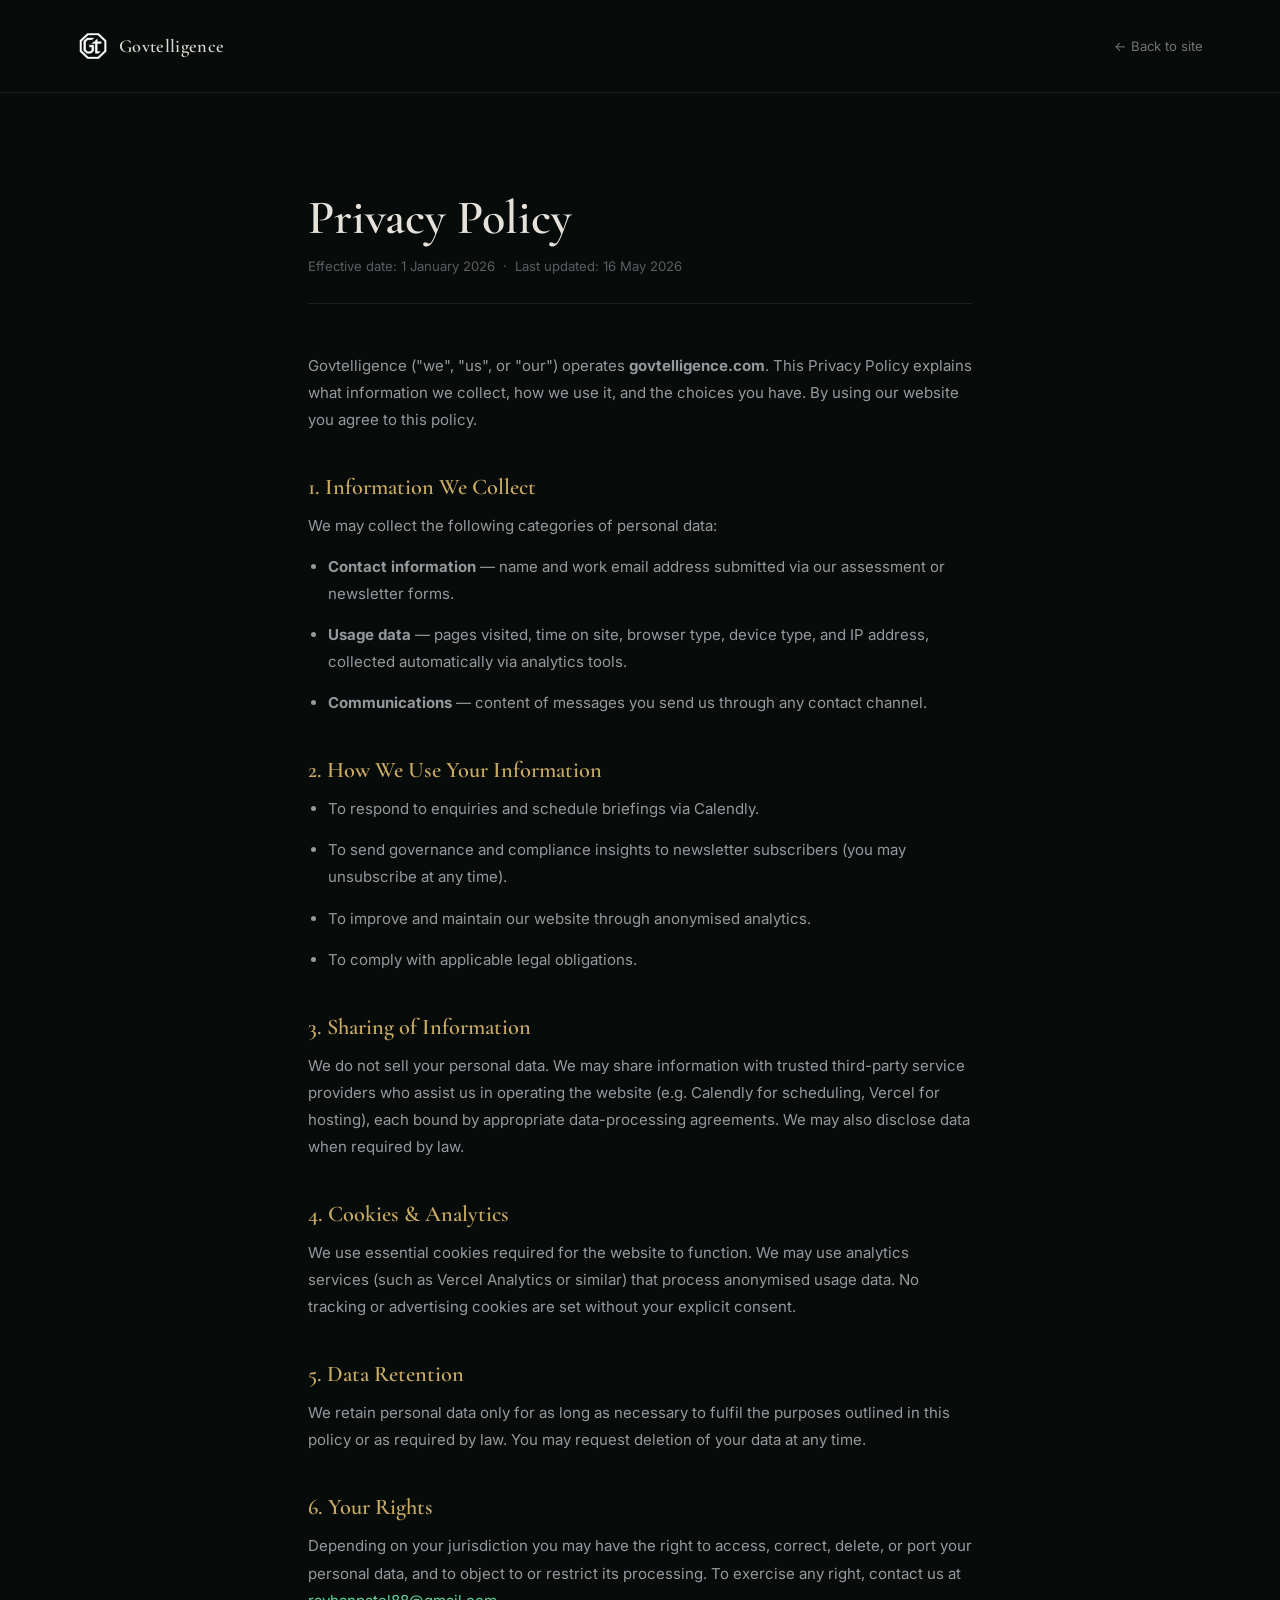
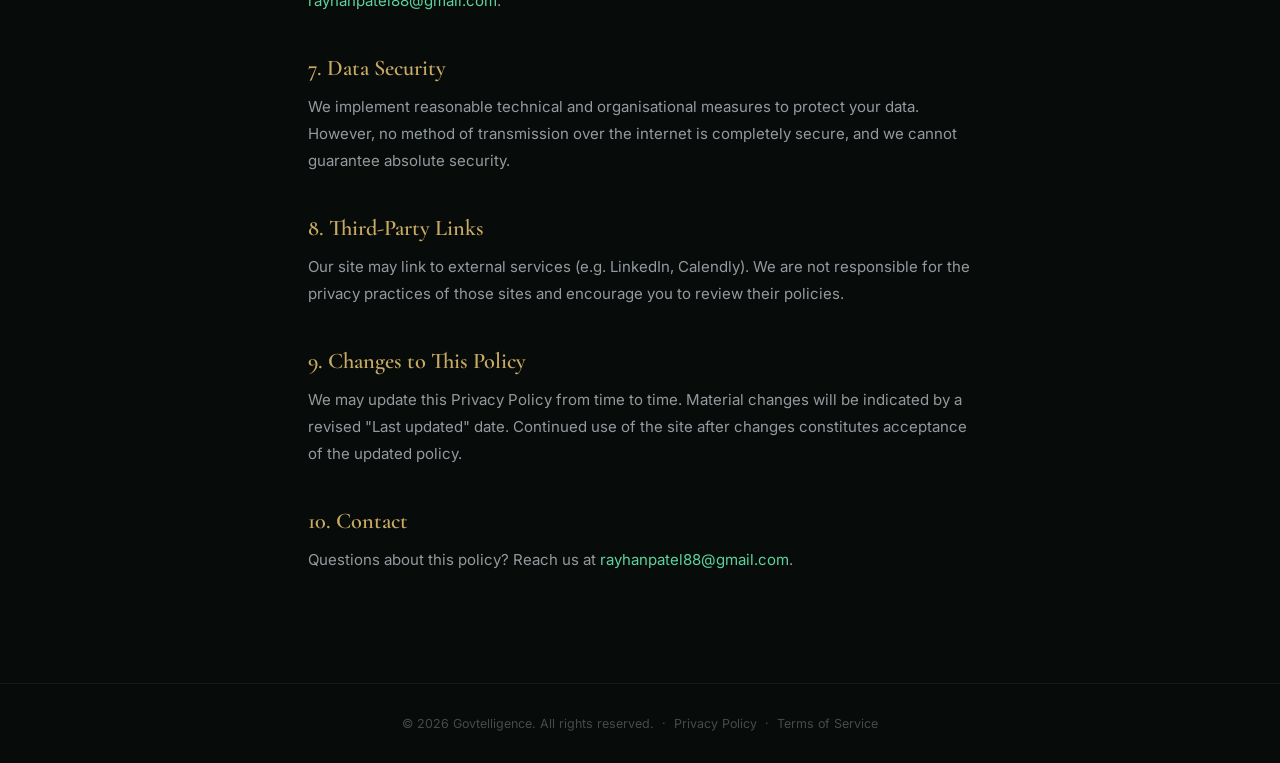
<file: privacy-policy.html>
<!doctype html>
<html lang="en">
  <head>
    <meta charset="UTF-8" />
    <meta name="viewport" content="width=device-width, initial-scale=1.0" />
    <title>Privacy Policy — Govtelligence</title>
    <link rel="icon" type="image/png" href="./assets/meta/favicon-32.png" sizes="32x32" />
    <link rel="apple-touch-icon" href="./assets/meta/apple-touch-icon.png" />
    <link rel="preconnect" href="https://fonts.googleapis.com" />
    <link rel="preconnect" href="https://fonts.gstatic.com" crossorigin />
    <link href="https://fonts.googleapis.com/css2?family=Cormorant+Garamond:wght@500;600;700&family=Inter:wght@400;500;600&display=swap" rel="stylesheet" />
    <link rel="stylesheet" href="./site.css" />
    <style>
      .legal-shell {
        min-height: 100vh;
        background: #070b0a;
        color: rgba(242, 238, 230, 0.82);
        font-family: "Inter", sans-serif;
      }
      .legal-nav {
        display: flex;
        align-items: center;
        justify-content: space-between;
        padding: 24px clamp(24px, 6vw, 80px);
        border-bottom: 1px solid rgba(201, 170, 98, 0.14);
      }
      .legal-nav .brand {
        display: flex;
        align-items: center;
        gap: 10px;
        text-decoration: none;
        color: inherit;
      }
      .legal-nav .brand img { width: 32px; height: 32px; object-fit: contain; }
      .legal-nav .brand span {
        font-family: "Cormorant Garamond", serif;
        font-size: 1.15rem;
        font-weight: 600;
        color: rgba(242, 238, 230, 0.9);
        letter-spacing: 0.02em;
      }
      .legal-nav a.back {
        font-size: 0.82rem;
        color: rgba(216, 221, 229, 0.5);
        text-decoration: none;
        transition: color 0.2s;
      }
      .legal-nav a.back:hover { color: #c9aa62; }
      .legal-body {
        max-width: 760px;
        margin: 0 auto;
        padding: clamp(48px, 8vw, 96px) clamp(24px, 6vw, 48px);
      }
      .legal-body h1 {
        font-family: "Cormorant Garamond", serif;
        font-size: clamp(2rem, 5vw, 3rem);
        font-weight: 600;
        color: rgba(242, 238, 230, 0.95);
        margin-bottom: 8px;
      }
      .legal-body .effective {
        font-size: 0.82rem;
        color: rgba(216, 221, 229, 0.4);
        margin-bottom: 48px;
        padding-bottom: 24px;
        border-bottom: 1px solid rgba(201, 170, 98, 0.14);
      }
      .legal-body h2 {
        font-family: "Cormorant Garamond", serif;
        font-size: 1.4rem;
        font-weight: 600;
        color: #c9aa62;
        margin: 40px 0 12px;
      }
      .legal-body p, .legal-body li {
        font-size: 0.94rem;
        line-height: 1.8;
        color: rgba(216, 221, 229, 0.68);
        margin-bottom: 14px;
      }
      .legal-body ul { padding-left: 20px; }
      .legal-body a { color: #5ed29c; text-decoration: none; }
      .legal-body a:hover { text-decoration: underline; }
      .legal-footer {
        text-align: center;
        padding: 32px;
        border-top: 1px solid rgba(201, 170, 98, 0.1);
        font-size: 0.78rem;
        color: rgba(216, 221, 229, 0.3);
      }
      .legal-footer a { color: rgba(216, 221, 229, 0.3); text-decoration: none; }
      .legal-footer a:hover { color: #c9aa62; }
    </style>
  </head>
  <body class="legal-shell">

    <nav class="legal-nav">
      <a class="brand" href="./index.html" aria-label="Govtelligence home">
        <img src="./assets/brand/govtelligence/govtelligence-mark-transparent.png" alt="" />
        <span>Govtelligence</span>
      </a>
      <a class="back" href="./index.html">← Back to site</a>
    </nav>

    <div class="legal-body">
      <h1>Privacy Policy</h1>
      <p class="effective">Effective date: 1 January 2026 &nbsp;·&nbsp; Last updated: 16 May 2026</p>

      <p>Govtelligence ("we", "us", or "our") operates <strong>govtelligence.com</strong>. This Privacy Policy explains what information we collect, how we use it, and the choices you have. By using our website you agree to this policy.</p>

      <h2>1. Information We Collect</h2>
      <p>We may collect the following categories of personal data:</p>
      <ul>
        <li><strong>Contact information</strong> — name and work email address submitted via our assessment or newsletter forms.</li>
        <li><strong>Usage data</strong> — pages visited, time on site, browser type, device type, and IP address, collected automatically via analytics tools.</li>
        <li><strong>Communications</strong> — content of messages you send us through any contact channel.</li>
      </ul>

      <h2>2. How We Use Your Information</h2>
      <ul>
        <li>To respond to enquiries and schedule briefings via Calendly.</li>
        <li>To send governance and compliance insights to newsletter subscribers (you may unsubscribe at any time).</li>
        <li>To improve and maintain our website through anonymised analytics.</li>
        <li>To comply with applicable legal obligations.</li>
      </ul>

      <h2>3. Sharing of Information</h2>
      <p>We do not sell your personal data. We may share information with trusted third-party service providers who assist us in operating the website (e.g. Calendly for scheduling, Vercel for hosting), each bound by appropriate data-processing agreements. We may also disclose data when required by law.</p>

      <h2>4. Cookies & Analytics</h2>
      <p>We use essential cookies required for the website to function. We may use analytics services (such as Vercel Analytics or similar) that process anonymised usage data. No tracking or advertising cookies are set without your explicit consent.</p>

      <h2>5. Data Retention</h2>
      <p>We retain personal data only for as long as necessary to fulfil the purposes outlined in this policy or as required by law. You may request deletion of your data at any time.</p>

      <h2>6. Your Rights</h2>
      <p>Depending on your jurisdiction you may have the right to access, correct, delete, or port your personal data, and to object to or restrict its processing. To exercise any right, contact us at <a href="mailto:rayhanpatel88@gmail.com">rayhanpatel88@gmail.com</a>.</p>

      <h2>7. Data Security</h2>
      <p>We implement reasonable technical and organisational measures to protect your data. However, no method of transmission over the internet is completely secure, and we cannot guarantee absolute security.</p>

      <h2>8. Third-Party Links</h2>
      <p>Our site may link to external services (e.g. LinkedIn, Calendly). We are not responsible for the privacy practices of those sites and encourage you to review their policies.</p>

      <h2>9. Changes to This Policy</h2>
      <p>We may update this Privacy Policy from time to time. Material changes will be indicated by a revised "Last updated" date. Continued use of the site after changes constitutes acceptance of the updated policy.</p>

      <h2>10. Contact</h2>
      <p>Questions about this policy? Reach us at <a href="mailto:rayhanpatel88@gmail.com">rayhanpatel88@gmail.com</a>.</p>
    </div>

    <footer class="legal-footer">
      © 2026 Govtelligence. All rights reserved. &nbsp;·&nbsp;
      <a href="./privacy-policy.html">Privacy Policy</a> &nbsp;·&nbsp;
      <a href="./terms.html">Terms of Service</a>
    </footer>

  </body>
</html>
</file>
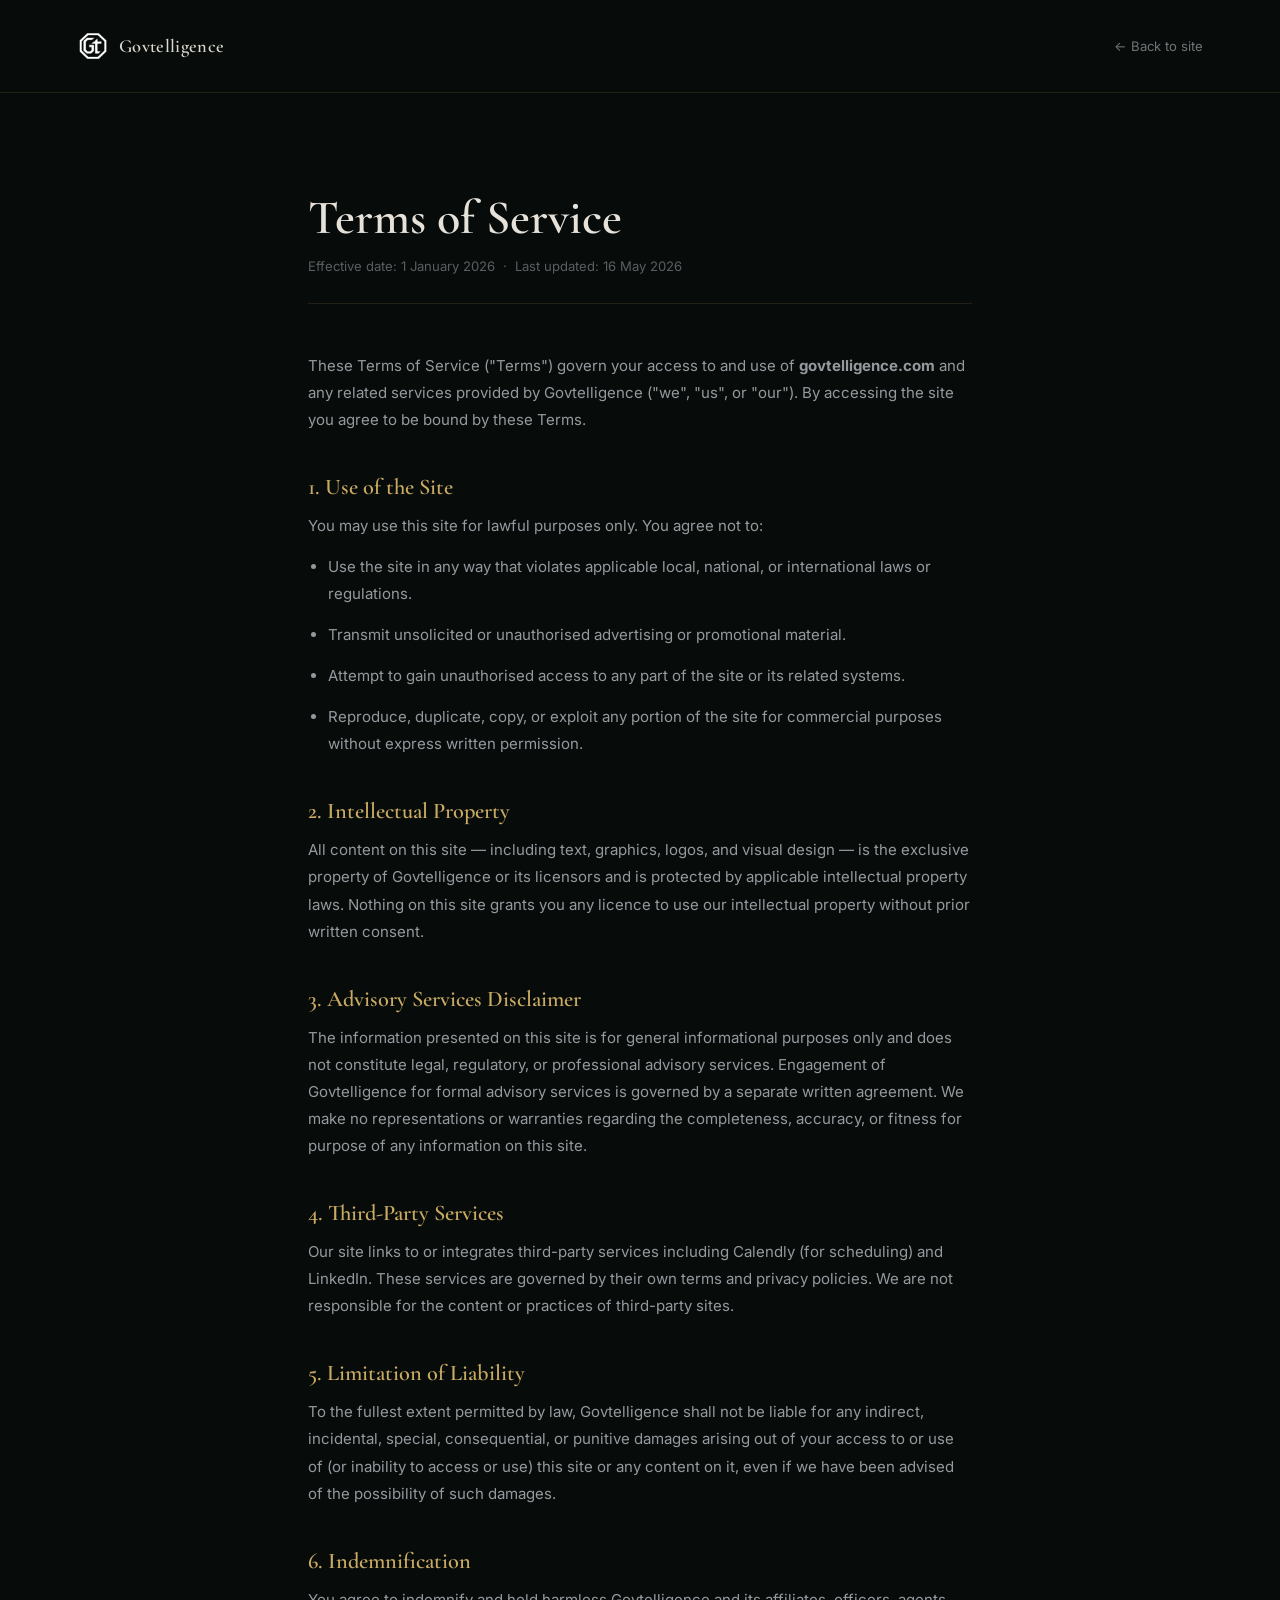
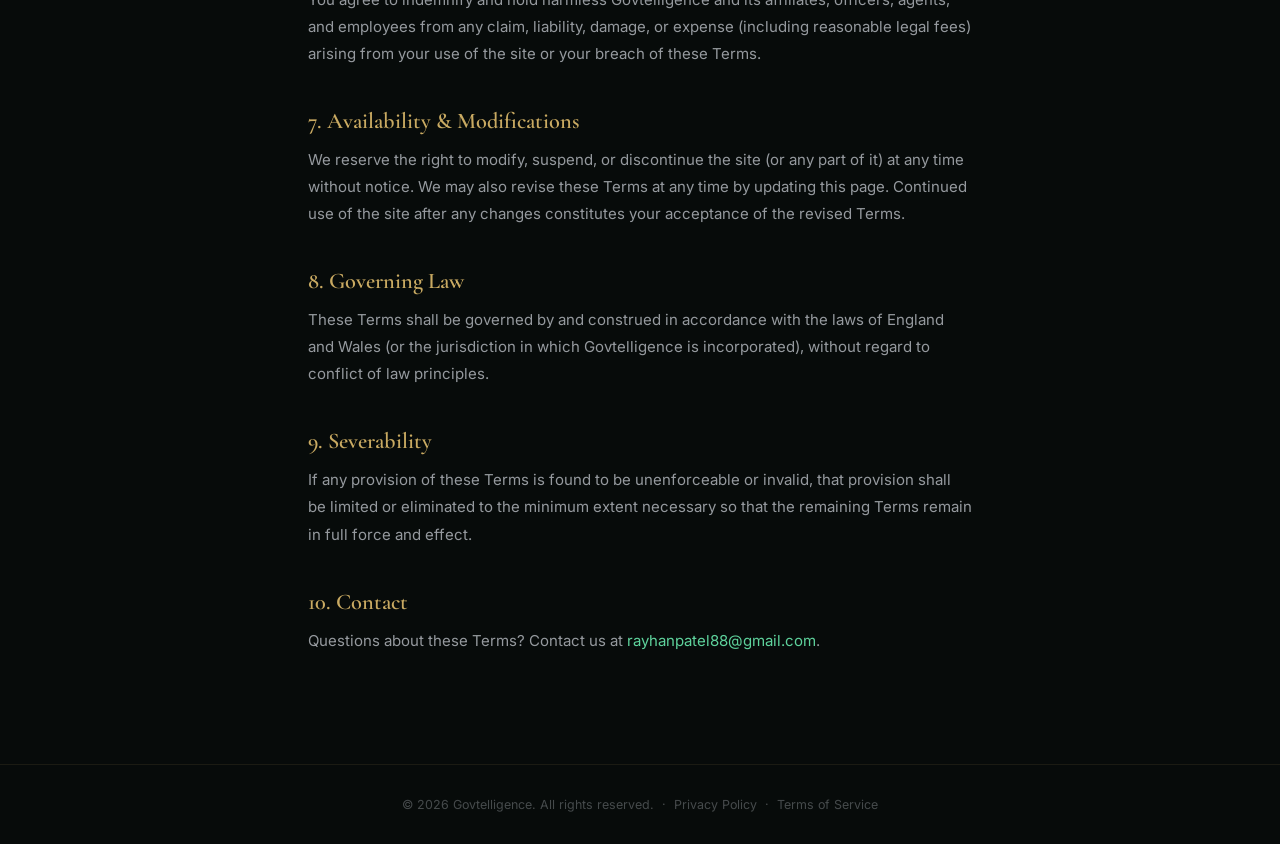
<file: terms.html>
<!doctype html>
<html lang="en">
  <head>
    <meta charset="UTF-8" />
    <meta name="viewport" content="width=device-width, initial-scale=1.0" />
    <title>Terms of Service — Govtelligence</title>
    <link rel="icon" type="image/png" href="./assets/meta/favicon-32.png" sizes="32x32" />
    <link rel="apple-touch-icon" href="./assets/meta/apple-touch-icon.png" />
    <link rel="preconnect" href="https://fonts.googleapis.com" />
    <link rel="preconnect" href="https://fonts.gstatic.com" crossorigin />
    <link href="https://fonts.googleapis.com/css2?family=Cormorant+Garamond:wght@500;600;700&family=Inter:wght@400;500;600&display=swap" rel="stylesheet" />
    <link rel="stylesheet" href="./site.css" />
    <style>
      .legal-shell {
        min-height: 100vh;
        background: #070b0a;
        color: rgba(242, 238, 230, 0.82);
        font-family: "Inter", sans-serif;
      }
      .legal-nav {
        display: flex;
        align-items: center;
        justify-content: space-between;
        padding: 24px clamp(24px, 6vw, 80px);
        border-bottom: 1px solid rgba(201, 170, 98, 0.14);
      }
      .legal-nav .brand {
        display: flex;
        align-items: center;
        gap: 10px;
        text-decoration: none;
        color: inherit;
      }
      .legal-nav .brand img { width: 32px; height: 32px; object-fit: contain; }
      .legal-nav .brand span {
        font-family: "Cormorant Garamond", serif;
        font-size: 1.15rem;
        font-weight: 600;
        color: rgba(242, 238, 230, 0.9);
        letter-spacing: 0.02em;
      }
      .legal-nav a.back {
        font-size: 0.82rem;
        color: rgba(216, 221, 229, 0.5);
        text-decoration: none;
        transition: color 0.2s;
      }
      .legal-nav a.back:hover { color: #c9aa62; }
      .legal-body {
        max-width: 760px;
        margin: 0 auto;
        padding: clamp(48px, 8vw, 96px) clamp(24px, 6vw, 48px);
      }
      .legal-body h1 {
        font-family: "Cormorant Garamond", serif;
        font-size: clamp(2rem, 5vw, 3rem);
        font-weight: 600;
        color: rgba(242, 238, 230, 0.95);
        margin-bottom: 8px;
      }
      .legal-body .effective {
        font-size: 0.82rem;
        color: rgba(216, 221, 229, 0.4);
        margin-bottom: 48px;
        padding-bottom: 24px;
        border-bottom: 1px solid rgba(201, 170, 98, 0.14);
      }
      .legal-body h2 {
        font-family: "Cormorant Garamond", serif;
        font-size: 1.4rem;
        font-weight: 600;
        color: #c9aa62;
        margin: 40px 0 12px;
      }
      .legal-body p, .legal-body li {
        font-size: 0.94rem;
        line-height: 1.8;
        color: rgba(216, 221, 229, 0.68);
        margin-bottom: 14px;
      }
      .legal-body ul { padding-left: 20px; }
      .legal-body a { color: #5ed29c; text-decoration: none; }
      .legal-body a:hover { text-decoration: underline; }
      .legal-footer {
        text-align: center;
        padding: 32px;
        border-top: 1px solid rgba(201, 170, 98, 0.1);
        font-size: 0.78rem;
        color: rgba(216, 221, 229, 0.3);
      }
      .legal-footer a { color: rgba(216, 221, 229, 0.3); text-decoration: none; }
      .legal-footer a:hover { color: #c9aa62; }
    </style>
  </head>
  <body class="legal-shell">

    <nav class="legal-nav">
      <a class="brand" href="./index.html" aria-label="Govtelligence home">
        <img src="./assets/brand/govtelligence/govtelligence-mark-transparent.png" alt="" />
        <span>Govtelligence</span>
      </a>
      <a class="back" href="./index.html">← Back to site</a>
    </nav>

    <div class="legal-body">
      <h1>Terms of Service</h1>
      <p class="effective">Effective date: 1 January 2026 &nbsp;·&nbsp; Last updated: 16 May 2026</p>

      <p>These Terms of Service ("Terms") govern your access to and use of <strong>govtelligence.com</strong> and any related services provided by Govtelligence ("we", "us", or "our"). By accessing the site you agree to be bound by these Terms.</p>

      <h2>1. Use of the Site</h2>
      <p>You may use this site for lawful purposes only. You agree not to:</p>
      <ul>
        <li>Use the site in any way that violates applicable local, national, or international laws or regulations.</li>
        <li>Transmit unsolicited or unauthorised advertising or promotional material.</li>
        <li>Attempt to gain unauthorised access to any part of the site or its related systems.</li>
        <li>Reproduce, duplicate, copy, or exploit any portion of the site for commercial purposes without express written permission.</li>
      </ul>

      <h2>2. Intellectual Property</h2>
      <p>All content on this site — including text, graphics, logos, and visual design — is the exclusive property of Govtelligence or its licensors and is protected by applicable intellectual property laws. Nothing on this site grants you any licence to use our intellectual property without prior written consent.</p>

      <h2>3. Advisory Services Disclaimer</h2>
      <p>The information presented on this site is for general informational purposes only and does not constitute legal, regulatory, or professional advisory services. Engagement of Govtelligence for formal advisory services is governed by a separate written agreement. We make no representations or warranties regarding the completeness, accuracy, or fitness for purpose of any information on this site.</p>

      <h2>4. Third-Party Services</h2>
      <p>Our site links to or integrates third-party services including Calendly (for scheduling) and LinkedIn. These services are governed by their own terms and privacy policies. We are not responsible for the content or practices of third-party sites.</p>

      <h2>5. Limitation of Liability</h2>
      <p>To the fullest extent permitted by law, Govtelligence shall not be liable for any indirect, incidental, special, consequential, or punitive damages arising out of your access to or use of (or inability to access or use) this site or any content on it, even if we have been advised of the possibility of such damages.</p>

      <h2>6. Indemnification</h2>
      <p>You agree to indemnify and hold harmless Govtelligence and its affiliates, officers, agents, and employees from any claim, liability, damage, or expense (including reasonable legal fees) arising from your use of the site or your breach of these Terms.</p>

      <h2>7. Availability & Modifications</h2>
      <p>We reserve the right to modify, suspend, or discontinue the site (or any part of it) at any time without notice. We may also revise these Terms at any time by updating this page. Continued use of the site after any changes constitutes your acceptance of the revised Terms.</p>

      <h2>8. Governing Law</h2>
      <p>These Terms shall be governed by and construed in accordance with the laws of England and Wales (or the jurisdiction in which Govtelligence is incorporated), without regard to conflict of law principles.</p>

      <h2>9. Severability</h2>
      <p>If any provision of these Terms is found to be unenforceable or invalid, that provision shall be limited or eliminated to the minimum extent necessary so that the remaining Terms remain in full force and effect.</p>

      <h2>10. Contact</h2>
      <p>Questions about these Terms? Contact us at <a href="mailto:rayhanpatel88@gmail.com">rayhanpatel88@gmail.com</a>.</p>
    </div>

    <footer class="legal-footer">
      © 2026 Govtelligence. All rights reserved. &nbsp;·&nbsp;
      <a href="./privacy-policy.html">Privacy Policy</a> &nbsp;·&nbsp;
      <a href="./terms.html">Terms of Service</a>
    </footer>

  </body>
</html>
</file>
<file: site.css>
:root {
  --navy-950: #070b0a;
  --navy-900: #0a1110;
  --navy-850: #0d1714;
  --navy-800: #13221d;
  --civic-gold: #c9aa62;
  --civic-gold-soft: rgba(201, 170, 98, 0.22);
  --signal-cyan: #5ed29c;
  --wine: #18382d;
  --parchment: #f2eee6;
  --ink: #f7f5ef;
  --muted: #9aa89f;
  --slate: #66766d;
  --line: rgba(242, 238, 230, 0.11);
  --line-strong: rgba(94, 210, 156, 0.3);
  --platinum: #d8d3c9;
  --ease: cubic-bezier(0.16, 1, 0.3, 1);
}

*,
*::before,
*::after {
  box-sizing: border-box;
  margin: 0;
  padding: 0;
}

html,
body {
  min-height: 100%;
  background: var(--navy-950);
  color: var(--ink);
  font-family: "Inter", system-ui, sans-serif;
  -webkit-font-smoothing: antialiased;
  scroll-behavior: smooth;
}

body {
  overflow-x: hidden;
}

a {
  color: inherit;
  text-decoration: none;
}

button,
input {
  font: inherit;
}

.site-shell {
  position: relative;
  min-height: 100vh;
  overflow-x: clip;
  background:
    radial-gradient(circle at 78% 18%, rgba(94, 210, 156, 0.08), transparent 24rem),
    radial-gradient(circle at 14% 46%, rgba(201, 170, 98, 0.08), transparent 28rem),
    linear-gradient(180deg, #070b0a, #09110f 42%, #070b0a);
}

.site-shell::before {
  content: "";
  position: fixed;
  inset: 0;
  z-index: 0;
  pointer-events: none;
  background:
    linear-gradient(90deg, rgba(201, 170, 98, 0.045) 1px, transparent 1px),
    linear-gradient(rgba(94, 210, 156, 0.035) 1px, transparent 1px);
  background-size: 96px 96px;
  mask-image: linear-gradient(to bottom, transparent 0%, black 12%, black 76%, transparent 100%);
  opacity: 0.5;
}

.site-shell > * {
  position: relative;
  z-index: 1;
}

.hero-section {
  position: relative;
  min-height: 100vh;
  display: flex;
  align-items: center;
  overflow: hidden;
  background: #070b0a;
  isolation: isolate;
}

.hero-video,
.hero-overlay,
.hero-grid-lines,
.hero-glow {
  position: absolute;
  inset: 0;
  width: 100%;
  height: 100%;
}

.hero-video {
  z-index: -3;
  object-fit: cover;
  object-position: center;
  opacity: 0.6;
  filter: saturate(0.72) contrast(1.08) brightness(0.78);
  transform: scale(1.04);
  transform-origin: center;
}

.hero-overlay {
  z-index: -2;
  pointer-events: none;
  background:
    linear-gradient(90deg, #070b0a 0%, rgba(7, 11, 10, 0.86) 26%, rgba(7, 11, 10, 0.34) 62%, transparent 100%),
    linear-gradient(0deg, #070b0a 0%, rgba(7, 11, 10, 0.82) 16%, rgba(7, 11, 10, 0.08) 54%, transparent 100%),
    radial-gradient(ellipse at 96% 96%, rgba(7, 11, 10, 0.98) 0 12rem, rgba(7, 11, 10, 0.7) 16rem, transparent 26rem);
}

.hero-grid-lines {
  z-index: -1;
  pointer-events: none;
  display: none;
}

.hero-grid-lines i {
  position: absolute;
  top: 0;
  bottom: 0;
  width: 1px;
  background: rgba(255, 255, 255, 0.1);
}

.hero-grid-lines i:nth-child(1) { left: 25%; }
.hero-grid-lines i:nth-child(2) { left: 50%; }
.hero-grid-lines i:nth-child(3) { left: 75%; }

.hero-glow {
  z-index: -1;
  top: 10%;
  height: 260px;
  pointer-events: none;
  opacity: 0.78;
}

.hero-overlay::after {
  content: "";
  position: absolute;
  inset: 0;
  background-image:
    linear-gradient(rgba(214, 168, 79, 0.04) 1px, transparent 1px),
    linear-gradient(90deg, rgba(94, 210, 156, 0.045) 1px, transparent 1px);
  background-size: 72px 72px;
  mask-image: linear-gradient(to bottom, transparent 0%, black 22%, black 72%, transparent 100%);
  opacity: 0.24;
}

.nav-shell {
  position: absolute;
  top: 0;
  left: 0;
  right: 0;
  margin: 0 auto;
  z-index: 40;
  width: min(100% - 32px, 1240px);
  padding: 22px 0;
  display: grid;
  grid-template-columns: minmax(0, 1fr) minmax(0, auto) minmax(0, 1fr);
  align-items: center;
  gap: 18px;
  pointer-events: auto;
}

.nav-shell.reveal,
.nav-shell.reveal.is-visible {
  transform: none;
}

.brand {
  grid-column: 2;
  justify-self: center;
  display: inline-flex;
  align-items: center;
  gap: 9px;
  padding: 6px 0;
  color: var(--ink);
  min-width: 0;
  max-width: 100%;
  overflow: visible;
}

.brand img {
  display: block;
  flex: 0 0 auto;
}

.brand-mark-img {
  width: 38px;
  height: 38px;
  object-fit: contain;
}

.brand-word-img {
  width: 138px;
  height: auto;
  object-fit: contain;
}

.brand-word {
  font-family: "Inter", system-ui, sans-serif;
  font-size: 1.08rem;
  font-weight: 800;
  letter-spacing: 0.02em;
  color: var(--parchment);
  white-space: nowrap;
  line-height: 1;
}

.footer-brand .brand-mark-img {
  width: 42px;
  height: 42px;
}

.footer-brand .brand-word-img {
  width: 168px;
}

.footer-brand .brand-word {
  font-size: 1.3rem;
}

.nav-actions {
  display: none;
}

.nav-links {
  display: flex;
  align-items: center;
  gap: 4px;
  border: 0;
  border-radius: 0;
  padding: 0;
  background: transparent;
  backdrop-filter: none;
}

.nav-links a {
  position: relative;
  border-radius: 0;
  padding: 9px 10px;
  color: rgba(248, 250, 252, 0.78);
  font-family: "Inter", system-ui, sans-serif;
  font-size: 0.9rem;
  font-weight: 500;
  text-transform: uppercase;
  transition: color 240ms ease, background 240ms ease;
}

.nav-links a:hover {
  background: transparent;
  color: #5ed29c;
}

.nav-cta,
.primary-button,
.ghost-button,
.footer-form button {
  display: inline-flex;
  align-items: center;
  justify-content: center;
  border: 1px solid rgba(255, 255, 255, 0.16);
  border-radius: 999px;
  cursor: pointer;
  transition: transform 260ms var(--ease), background 260ms ease, border-color 260ms ease;
}

.nav-cta,
.primary-button {
  background: #5ed29c;
  color: #070b0a;
  font-size: 0.84rem;
  font-weight: 800;
  text-transform: uppercase;
  letter-spacing: 0.04em;
}

.nav-cta {
  flex: 0 0 auto;
  padding: 11px 17px;
  background: #5ed29c;
}

.primary-button {
  gap: 9px;
  padding: 15px 23px;
}

.nav-cta:hover,
.primary-button:hover,
.footer-form button:hover {
  transform: translateY(-2px);
  background: #7ee8b7;
}

.ghost-button {
  padding: 14px 22px;
  background: rgba(255, 255, 255, 0.035);
  color: rgba(248, 250, 252, 0.82);
  font-size: 0.84rem;
  font-weight: 600;
  backdrop-filter: blur(14px);
}

.ghost-button:hover {
  border-color: rgba(255, 255, 255, 0.28);
  background: rgba(255, 255, 255, 0.08);
  transform: translateY(-2px);
}

.menu-button {
  display: flex;
  align-items: center;
  justify-content: center;
  grid-column: 3;
  justify-self: end;
  width: 44px;
  height: 44px;
  border: 1px solid var(--line);
  border-radius: 999px;
  background: rgba(255, 255, 255, 0.04);
  cursor: pointer;
  backdrop-filter: blur(12px);
  transition: border-color 240ms ease, background 240ms ease;
}

.menu-button:hover {
  border-color: rgba(201, 170, 98, 0.35);
  background: rgba(201, 170, 98, 0.06);
}

.menu-button span {
  display: block;
  width: 16px;
  height: 1px;
  margin: 5px auto;
  background: var(--ink);
  transition: transform 260ms ease;
}

.menu-button.is-open span:first-child {
  transform: translateY(3px) rotate(45deg);
}

.menu-button.is-open span:last-child {
  transform: translateY(-3px) rotate(-45deg);
}

.mobile-menu {
  position: fixed;
  inset: 0;
  z-index: 30;
  display: flex;
  flex-direction: column;
  justify-content: center;
  gap: 18px;
  border: 0;
  background: rgba(7, 11, 10, 0.96);
  padding: 88px 28px 32px;
  backdrop-filter: blur(24px);
  opacity: 0;
  pointer-events: none;
  transform: translateY(-12px);
  transition: opacity 300ms var(--ease), transform 300ms var(--ease);
}

body.menu-open {
  overflow: hidden;
}

.mobile-menu.is-open {
  opacity: 1;
  pointer-events: auto;
  transform: translateY(0);
}

.mobile-menu a {
  padding: 8px 0;
  color: rgba(248, 250, 252, 0.86);
  font-family: "Inter", system-ui, sans-serif;
  font-size: clamp(2rem, 12vw, 4.8rem);
  font-weight: 800;
  letter-spacing: -0.05em;
  line-height: 0.95;
  text-transform: uppercase;
}

.hero-stage {
  position: relative;
  width: min(100% - 32px, 1240px);
  margin: 0 auto;
  min-height: 100vh;
  padding: 180px 0 92px;
  display: flex;
  flex-direction: column;
  justify-content: center;
  align-items: flex-start;
  pointer-events: none;
}

.hero-stage a,
.hero-stage button {
  pointer-events: auto;
}

.liquid-card {
  position: relative;
  width: 200px;
  height: 200px;
  margin-bottom: clamp(34px, 6vh, 64px);
  padding: 21px;
  transform: translateY(-50px);
  background: rgba(255, 255, 255, 0.01);
  background-blend-mode: luminosity;
  backdrop-filter: blur(4px);
  box-shadow: inset 0 1px 1px rgba(255, 255, 255, 0.1);
  display: flex;
  flex-direction: column;
  justify-content: space-between;
}

.liquid-card::before {
  content: "";
  position: absolute;
  inset: 0;
  padding: 1.4px;
  background: linear-gradient(180deg, rgba(255, 255, 255, 0.82), rgba(255, 255, 255, 0.04));
  pointer-events: none;
  -webkit-mask: linear-gradient(#000 0 0) content-box, linear-gradient(#000 0 0);
  -webkit-mask-composite: xor;
  mask-composite: exclude;
}

.liquid-card span {
  color: rgba(248, 250, 252, 0.76);
  font-family: "Inter", system-ui, sans-serif;
  font-size: 14px;
  font-weight: 700;
  line-height: 1;
}

.liquid-card h2 {
  color: var(--ink);
  font-family: "Inter", system-ui, sans-serif;
  font-size: 18px;
  font-weight: 700;
  letter-spacing: -0.04em;
  line-height: 1.05;
}

.liquid-card em {
  color: #5ed29c;
  font-family: "Instrument Serif", serif;
  font-style: italic;
  font-weight: 400;
}

.liquid-card p {
  color: rgba(248, 250, 252, 0.62);
  font-family: "Inter", system-ui, sans-serif;
  font-size: 11px;
  line-height: 1.45;
}

.hero-copy-block {
  max-width: 720px;
  margin-top: 0;
}

.hero-eyebrow {
  position: static;
  color: #5ed29c;
  font-family: "Plus Jakarta Sans", system-ui, sans-serif;
  font-size: 11px;
  font-weight: 700;
  letter-spacing: 0.14em;
  text-transform: uppercase;
}

.hero-main-title {
  max-width: 780px;
  margin-top: 18px;
  color: var(--ink);
  font-family: "Inter", system-ui, sans-serif;
  font-size: clamp(40px, 7vw, 72px);
  font-weight: 800;
  letter-spacing: -0.07em;
  line-height: 0.9;
  text-transform: uppercase;
}

.hero-main-title span {
  color: #5ed29c;
}

.hero-description {
  max-width: 512px;
  margin-top: 24px;
  color: rgba(255, 255, 255, 0.7);
  font-family: "Inter", system-ui, sans-serif;
  font-size: 14px;
  line-height: 1.75;
}

.hero-words-group {
  position: absolute;
  z-index: 3;
  left: clamp(1.25rem, 3vw, 4rem);
  right: clamp(1.25rem, 4vw, 5rem);
  top: 26%;
  display: grid;
  gap: 18px;
}

.hero-crest {
  width: fit-content;
  display: inline-flex;
  align-items: center;
  gap: 12px;
  border-bottom: 1px solid rgba(214, 168, 79, 0.42);
  padding: 0 0 10px;
  color: rgba(243, 234, 215, 0.78);
  font-size: 0.72rem;
  font-weight: 700;
  letter-spacing: 0.16em;
  text-transform: uppercase;
}

.hero-crest img {
  width: 38px;
  height: 38px;
  object-fit: contain;
}

.hero-brand-title {
  max-width: min-content;
  color: var(--parchment);
  font-family: "Cormorant Garamond", serif;
  font-size: clamp(5rem, 13.2vw, 14rem);
  font-weight: 600;
  letter-spacing: -0.055em;
  line-height: 0.82;
  text-shadow: 0 22px 90px rgba(0, 0, 0, 0.54);
}

.hero-brand-title::after {
  content: "";
  display: block;
  width: min(34vw, 420px);
  height: 2px;
  margin-top: 28px;
  background: linear-gradient(90deg, var(--civic-gold), rgba(125, 211, 252, 0.54), transparent);
}

.stagger-word {
  position: absolute;
  z-index: 3;
  color: var(--ink);
  font-family: "Cormorant Garamond", serif;
  font-size: clamp(5.2rem, 14vw, 15rem);
  font-weight: 600;
  letter-spacing: -0.065em;
  line-height: 0.82;
  text-transform: lowercase;
  text-shadow: 0 18px 70px rgba(0, 0, 0, 0.42);
}

.word-one {
  left: clamp(1.25rem, 3vw, 4rem);
  top: 22%;
}

.word-two {
  right: clamp(1.25rem, 4vw, 5rem);
  top: 40%;
}

.word-three {
  left: clamp(20%, 28vw, 32%);
  top: 59%;
  text-transform: uppercase;
}

.hero-floating-copy {
  position: absolute;
  z-index: 4;
  left: clamp(1.5rem, 3vw, 4rem);
  top: 66%;
  max-width: 460px;
  color: rgba(243, 234, 215, 0.88);
  font-size: clamp(0.94rem, 1.15vw, 1.08rem);
  line-height: 1.55;
}

.hero-action-panel {
  position: static;
  z-index: 5;
  margin-top: 30px;
  display: flex;
  flex-wrap: wrap;
  gap: 12px;
}

.hero-intel-console {
  position: absolute;
  right: clamp(1rem, 2vw, 2.2rem);
  top: 28%;
  width: min(34vw, 390px);
  min-height: 430px;
  padding: 26px;
  border: 1px solid rgba(255, 255, 255, 0.14);
  background:
    linear-gradient(135deg, rgba(94, 210, 156, 0.075), transparent 40%),
    rgba(255, 255, 255, 0.012);
  backdrop-filter: blur(5px);
  box-shadow: inset 0 1px 1px rgba(255, 255, 255, 0.08), 0 28px 90px rgba(0, 0, 0, 0.24);
  pointer-events: auto;
}

.hero-intel-console::before {
  content: "";
  position: absolute;
  inset: 0;
  background:
    linear-gradient(90deg, transparent 49%, rgba(94, 210, 156, 0.18) 50%, transparent 51%),
    linear-gradient(rgba(255, 255, 255, 0.035) 1px, transparent 1px);
  background-size: 100% 100%, 100% 34px;
  opacity: 0.45;
  pointer-events: none;
}

.intel-orbit {
  position: absolute;
  right: 28px;
  top: 28px;
  width: 118px;
  height: 118px;
  border: 1px solid rgba(94, 210, 156, 0.24);
  border-radius: 50%;
  opacity: 0.86;
}

.intel-orbit::before,
.intel-orbit::after {
  content: "";
  position: absolute;
  inset: 18px;
  border: 1px solid rgba(214, 168, 79, 0.16);
  border-radius: 50%;
}

.intel-orbit::after {
  inset: 42px;
  background: rgba(94, 210, 156, 0.16);
  box-shadow: 0 0 34px rgba(94, 210, 156, 0.32);
}

.intel-orbit i {
  position: absolute;
  width: 6px;
  height: 6px;
  border-radius: 999px;
  background: #5ed29c;
  box-shadow: 0 0 18px rgba(94, 210, 156, 0.78);
}

.intel-orbit i:nth-child(1) { left: 18px; top: 25px; }
.intel-orbit i:nth-child(2) { right: 12px; top: 55px; }
.intel-orbit i:nth-child(3) { left: 54px; bottom: 11px; }

.intel-console-top,
.intel-metric-grid,
.intel-trace,
.hero-intel-console p {
  position: relative;
  z-index: 1;
}

.intel-console-top {
  display: grid;
  gap: 10px;
  max-width: 190px;
}

.intel-console-top span,
.intel-metric-grid span {
  color: #5ed29c;
  font-family: "Plus Jakarta Sans", system-ui, sans-serif;
  font-size: 0.67rem;
  font-weight: 700;
  letter-spacing: 0.16em;
  text-transform: uppercase;
}

.intel-console-top strong {
  color: var(--ink);
  font-family: "Inter", system-ui, sans-serif;
  font-size: 1.75rem;
  font-weight: 800;
  letter-spacing: -0.055em;
  line-height: 0.95;
}

.intel-metric-grid {
  display: grid;
  grid-template-columns: repeat(3, 1fr);
  gap: 10px;
  margin-top: 52px;
}

.intel-metric-grid div {
  min-height: 92px;
  padding: 14px 12px;
  border: 1px solid rgba(255, 255, 255, 0.1);
  background: rgba(7, 11, 10, 0.38);
}

.intel-metric-grid strong {
  display: block;
  margin-top: 18px;
  color: var(--ink);
  font-family: "Inter", system-ui, sans-serif;
  font-size: clamp(1.25rem, 2vw, 2rem);
  font-weight: 800;
  letter-spacing: -0.06em;
}

.intel-trace {
  height: 128px;
  margin-top: 24px;
  border: 1px solid rgba(255, 255, 255, 0.1);
  background:
    linear-gradient(135deg, transparent 49.5%, rgba(94, 210, 156, 0.28) 50%, transparent 50.5%),
    linear-gradient(22deg, transparent 49.5%, rgba(214, 168, 79, 0.2) 50%, transparent 50.5%),
    rgba(7, 11, 10, 0.34);
  overflow: hidden;
}

.intel-trace span {
  position: absolute;
  left: var(--x);
  top: var(--y);
  width: 9px;
  height: 9px;
  border: 1px solid rgba(248, 250, 252, 0.72);
  border-radius: 999px;
  background: #070b0a;
  box-shadow: 0 0 18px rgba(94, 210, 156, 0.48);
}

.hero-intel-console p {
  max-width: 300px;
  margin-top: 22px;
  color: rgba(255, 255, 255, 0.62);
  font-size: 0.86rem;
  line-height: 1.65;
}

.hero-stat {
  position: absolute;
  z-index: 4;
  color: var(--ink);
}

.hero-stat div {
  display: flex;
  align-items: center;
  gap: 14px;
}

.hero-stat strong {
  font-size: clamp(2.1rem, 4vw, 4.9rem);
  font-weight: 500;
  letter-spacing: -0.07em;
  line-height: 0.9;
}

.hero-stat span {
  display: block;
  margin-top: 6px;
  color: rgba(216, 221, 229, 0.62);
  font-size: 0.78rem;
  text-transform: lowercase;
}

.hero-stat i {
  display: block;
  width: clamp(52px, 8vw, 118px);
  height: 1px;
  background: rgba(248, 250, 252, 0.44);
}

.hero-stat-top {
  top: 15%;
  right: clamp(1.5rem, 7vw, 9rem);
  text-align: right;
}

.hero-stat-top i {
  transform: rotate(18deg);
}

.hero-stat-left {
  left: clamp(1.5rem, 7vw, 7rem);
  bottom: clamp(8rem, 11vw, 10rem);
}

.hero-stat-left i {
  transform: rotate(-18deg);
}

.hero-stat-right {
  right: clamp(1.5rem, 6vw, 6rem);
  bottom: clamp(4.6rem, 8vw, 7rem);
  text-align: right;
}

.hero-stat-right i {
  transform: rotate(-18deg);
}

.hero-bottom-fade {
  position: absolute;
  left: 0;
  right: 0;
  bottom: 0;
  height: 15rem;
  background: linear-gradient(to bottom, transparent, var(--navy-950));
  pointer-events: none;
}

.hero-grid {
  width: min(100% - 32px, 1240px);
  margin: 0 auto;
  display: grid;
  grid-template-columns: minmax(0, 1fr) minmax(300px, 0.48fr);
  gap: clamp(36px, 6vw, 84px);
  align-items: end;
  padding: 150px 0 clamp(38px, 7vw, 82px);
  pointer-events: none;
}

.hero-copy,
.risk-console {
  pointer-events: auto;
}

.eyebrow,
.section-kicker {
  color: rgba(214, 168, 79, 0.86);
  font-size: 0.75rem;
  font-weight: 700;
  letter-spacing: 0.18em;
  text-transform: uppercase;
}

.hero-title,
.section-title,
.cta-panel h2 {
  font-family: "Cormorant Garamond", serif;
  font-weight: 600;
  letter-spacing: -0.04em;
  color: var(--parchment);
}

.hero-title {
  max-width: 820px;
  margin-top: 18px;
  font-size: clamp(3.7rem, 7.6vw, 8.25rem);
  line-height: 0.9;
}

.hero-title::after,
.section-title::after {
  content: "";
  display: block;
  width: 92px;
  height: 1px;
  margin-top: 28px;
  background: linear-gradient(90deg, #5ed29c, rgba(201, 170, 98, 0.62), transparent);
}

.hero-subtitle,
.section-lede {
  max-width: 650px;
  color: rgba(242, 238, 230, 0.72);
  font-size: clamp(1rem, 1.45vw, 1.18rem);
  line-height: 1.8;
}

.hero-subtitle {
  margin-top: 26px;
}

.hero-actions {
  display: flex;
  flex-wrap: wrap;
  gap: 12px;
  margin-top: 34px;
}

.hero-trust {
  margin-top: 18px;
  color: rgba(216, 221, 229, 0.5);
  font-size: 0.78rem;
  line-height: 1.5;
}

.risk-console,
.glass-panel,
.service-card,
.framework-card,
.founder-card,
.cta-panel,
.faq-item {
  position: relative;
  overflow: hidden;
  border: 1px solid var(--line);
  background:
    linear-gradient(135deg, rgba(94, 210, 156, 0.07), transparent 36%),
    linear-gradient(315deg, rgba(201, 170, 98, 0.055), transparent 42%),
    linear-gradient(180deg, rgba(242, 238, 230, 0.06), rgba(242, 238, 230, 0.018)),
    rgba(10, 17, 16, 0.78);
  box-shadow: inset 0 1px rgba(255, 255, 255, 0.08), 0 28px 80px rgba(0, 0, 0, 0.26);
  backdrop-filter: blur(20px);
}

.risk-console {
  align-self: end;
  max-width: 430px;
  padding: 20px;
  transform-style: preserve-3d;
  will-change: transform;
}

.console-topline,
.console-metrics,
.framework-heading,
.site-footer {
  display: flex;
  justify-content: space-between;
  gap: 24px;
}

.console-topline {
  color: rgba(248, 250, 252, 0.72);
  font-size: 0.76rem;
  font-weight: 700;
  letter-spacing: 0.14em;
  text-transform: uppercase;
}

.matrix-grid {
  display: grid;
  grid-template-columns: repeat(4, 1fr);
  gap: 8px;
  margin: 20px 0;
}

.matrix-grid span {
  aspect-ratio: 1;
  border: 1px solid var(--line);
  background: rgba(255, 255, 255, 0.035);
  transition: transform 400ms var(--ease), background 400ms ease;
}

.risk-console:hover .matrix-grid span {
  transform: translateY(-3px);
}

.matrix-grid [data-risk="low"] { background: rgba(216, 221, 229, 0.08); }
.matrix-grid [data-risk="med"] { background: rgba(100, 116, 139, 0.2); }
.matrix-grid [data-risk="high"] { background: rgba(248, 250, 252, 0.28); }

.console-metrics {
  border-top: 1px solid var(--line);
  border-bottom: 1px solid var(--line);
  padding: 14px 0;
}

.console-metrics div {
  display: grid;
  gap: 6px;
}

.console-metrics span {
  color: var(--muted);
  font-size: 0.74rem;
}

.console-metrics strong {
  color: var(--ink);
  font-size: 1.12rem;
}

.risk-console p {
  margin-top: 14px;
  color: rgba(242, 238, 230, 0.68);
  font-size: 0.92rem;
  line-height: 1.65;
}

.ticker-section {
  border-top: 1px solid var(--line);
  border-bottom: 1px solid var(--line);
  padding: 18px 0;
  overflow: hidden;
  background:
    linear-gradient(90deg, rgba(94, 210, 156, 0.045), transparent 38%, rgba(201, 170, 98, 0.04)),
    rgba(7, 11, 10, 0.9);
}

.ticker-row {
  display: flex;
  width: max-content;
  gap: 18px;
  padding: 6px 0;
  color: rgba(242, 238, 230, 0.62);
  font-size: 0.78rem;
  font-weight: 700;
  letter-spacing: 0.16em;
  text-transform: uppercase;
  will-change: transform;
}

.ticker-row span {
  border: 1px solid var(--line);
  padding: 10px 14px;
  background: rgba(94, 210, 156, 0.035);
}

.matrix-section,
.services-section,
.frameworks-section,
.founder-section,
.credentials-section,
.faq-cta-section,
.site-footer {
  width: min(100% - 32px, 1240px);
  margin: 0 auto;
}

.matrix-section,
.services-section,
.frameworks-section,
.founder-section,
.credentials-section,
.faq-cta-section {
  padding: clamp(86px, 12vw, 150px) 0;
}

.matrix-layout {
  display: grid;
  grid-template-columns: minmax(0, 0.9fr) minmax(360px, 1fr);
  gap: clamp(36px, 7vw, 92px);
  align-items: start;
  margin-top: 24px;
}

.section-title {
  max-width: 760px;
  margin-top: 14px;
  font-size: clamp(3.2rem, 6vw, 6.7rem);
  line-height: 0.92;
}

.section-lede {
  margin-top: 26px;
}

.problem-stack {
  display: grid;
  gap: 14px;
}

.glass-panel {
  padding: 28px;
}

.glass-panel span,
.service-card span,
.framework-card span {
  color: rgba(94, 210, 156, 0.72);
  font-size: 0.72rem;
  font-weight: 700;
  letter-spacing: 0.16em;
  text-transform: uppercase;
}

.glass-panel h3,
.service-card h3,
.framework-card h3 {
  margin-top: 16px;
  color: var(--parchment);
  font-size: clamp(1.35rem, 2vw, 2rem);
  font-weight: 500;
  letter-spacing: -0.03em;
  line-height: 1.12;
}

.glass-panel p,
.service-card p {
  margin-top: 16px;
  color: rgba(242, 238, 230, 0.68);
  line-height: 1.75;
}

.services-grid {
  display: grid;
  grid-template-columns: repeat(3, 1fr);
  gap: 16px;
  margin-top: 58px;
}

.service-card {
  min-height: 420px;
  padding: 32px;
  display: flex;
  flex-direction: column;
  justify-content: space-between;
}

.service-card::before,
.framework-card::before,
.founder-card::before,
.faq-item::before {
  content: "";
  position: absolute;
  top: 0;
  left: 28px;
  right: 28px;
  height: 1px;
  background: linear-gradient(90deg, transparent, rgba(94, 210, 156, 0.78), rgba(201, 170, 98, 0.55), transparent);
  opacity: 0.72;
}

.service-card::after,
.framework-card::after {
  content: "";
  position: absolute;
  inset: auto 0 0;
  height: 1px;
  background: linear-gradient(90deg, transparent, rgba(255, 255, 255, 0.55), transparent);
  opacity: 0;
  transition: opacity 300ms ease;
}

.service-card:hover::after,
.framework-card:hover::after {
  opacity: 1;
}

.framework-heading {
  align-items: end;
}

.framework-heading .section-lede {
  max-width: 470px;
}

.framework-cards {
  display: grid;
  grid-template-columns: repeat(3, 1fr);
  gap: 16px;
  margin-top: 58px;
}

.framework-card {
  min-height: 360px;
  padding: 28px;
}

.founder-section {
  border-top: 1px solid var(--line);
}

.founder-identity {
  max-width: 860px;
}

.founder-feature {
  position: relative;
  display: grid;
  grid-template-columns: minmax(280px, 0.78fr) minmax(0, 1fr);
  gap: clamp(18px, 4vw, 42px);
  align-items: stretch;
  margin-top: clamp(38px, 6vw, 70px);
  overflow: hidden;
  border: 1px solid rgba(242, 238, 230, 0.13);
  background:
    linear-gradient(120deg, rgba(94, 210, 156, 0.08), transparent 34%),
    linear-gradient(300deg, rgba(201, 170, 98, 0.1), transparent 46%),
    rgba(10, 17, 16, 0.74);
  box-shadow: inset 0 1px rgba(255, 255, 255, 0.08), 0 34px 90px rgba(0, 0, 0, 0.28);
  backdrop-filter: blur(20px);
}

.founder-feature::before {
  content: "";
  position: absolute;
  inset: 0;
  pointer-events: none;
  background-image:
    linear-gradient(rgba(201, 170, 98, 0.05) 1px, transparent 1px),
    linear-gradient(90deg, rgba(94, 210, 156, 0.05) 1px, transparent 1px);
  background-size: 64px 64px;
  mask-image: linear-gradient(90deg, black, rgba(0, 0, 0, 0.42), transparent);
  opacity: 0.48;
}

.founder-portrait-frame {
  position: relative;
  min-height: clamp(420px, 48vw, 620px);
  overflow: hidden;
  background: #070b0a;
}

.founder-portrait-frame::after {
  content: "";
  position: absolute;
  inset: 0;
  pointer-events: none;
  background:
    linear-gradient(90deg, transparent 0%, rgba(7, 11, 10, 0.08) 58%, rgba(7, 11, 10, 0.52) 100%),
    linear-gradient(180deg, transparent 56%, rgba(7, 11, 10, 0.56) 100%);
}

.founder-portrait-frame img {
  width: 100%;
  height: 100%;
  min-height: inherit;
  display: block;
  object-fit: cover;
  object-position: center top;
  filter: saturate(0.9) contrast(1.04);
}

.founder-quote-panel {
  position: relative;
  z-index: 1;
  display: flex;
  flex-direction: column;
  justify-content: center;
  min-height: clamp(420px, 48vw, 620px);
  padding: clamp(30px, 6vw, 74px);
}

.founder-quote-kicker {
  color: rgba(94, 210, 156, 0.82);
  font-size: 0.74rem;
  font-weight: 800;
  letter-spacing: 0.18em;
  text-transform: uppercase;
}

.founder-quote-panel blockquote {
  margin-top: 24px;
}

.founder-quote-panel p {
  max-width: 720px;
  color: var(--parchment);
  font-family: "Cormorant Garamond", serif;
  font-size: clamp(2.35rem, 5.1vw, 5.65rem);
  font-weight: 600;
  line-height: 0.98;
}

.founder-quote-panel cite {
  display: inline-flex;
  align-items: center;
  flex-wrap: wrap;
  gap: 14px;
  margin-top: 28px;
  color: rgba(242, 238, 230, 0.72);
  font-size: 0.92rem;
  font-style: normal;
  font-weight: 700;
  letter-spacing: 0.08em;
  text-transform: uppercase;
}

.founder-quote-panel cite::before {
  content: "";
  width: 46px;
  height: 1px;
  background: linear-gradient(90deg, #5ed29c, rgba(201, 170, 98, 0.68));
}

.founder-grid {
  display: grid;
  grid-template-columns: repeat(4, 1fr);
  gap: 16px;
  margin-top: clamp(18px, 3vw, 28px);
}

.founder-card {
  min-height: 270px;
  padding: 26px;
}

.founder-card-large {
  grid-column: span 2;
}

.founder-card span {
  color: rgba(216, 221, 229, 0.55);
  font-size: 0.72rem;
  font-weight: 700;
  letter-spacing: 0.16em;
  text-transform: uppercase;
}

.founder-card h3 {
  margin-top: 18px;
  color: var(--ink);
  font-size: clamp(1.2rem, 1.7vw, 1.8rem);
  font-weight: 500;
  letter-spacing: -0.035em;
  line-height: 1.12;
}

.founder-card p {
  margin-top: 16px;
  color: rgba(216, 221, 229, 0.7);
  line-height: 1.72;
}

.founder-card-large h3 {
  font-family: "Cormorant Garamond", serif;
  font-size: clamp(2rem, 3.3vw, 3.6rem);
  font-weight: 600;
}

.credentials-section {
  border-top: 1px solid var(--line);
}

.credentials-heading {
  display: flex;
  justify-content: space-between;
  align-items: end;
  gap: clamp(24px, 5vw, 72px);
}

.credentials-heading .section-lede {
  max-width: 500px;
}

.credentials-summary {
  display: grid;
  grid-template-columns: repeat(3, 1fr);
  gap: 12px;
  margin-top: clamp(34px, 5vw, 58px);
}

.credentials-summary div {
  min-height: 142px;
  padding: 24px;
  border: 1px solid rgba(242, 238, 230, 0.1);
  background:
    linear-gradient(135deg, rgba(94, 210, 156, 0.07), transparent 42%),
    rgba(10, 17, 16, 0.62);
}

.credentials-summary strong {
  display: block;
  color: var(--parchment);
  font-family: "Cormorant Garamond", serif;
  font-size: clamp(3rem, 5vw, 5.8rem);
  font-weight: 600;
  letter-spacing: -0.06em;
  line-height: 0.85;
}

.credentials-summary span {
  display: block;
  max-width: 280px;
  margin-top: 18px;
  color: rgba(242, 238, 230, 0.66);
  font-size: 0.9rem;
  line-height: 1.55;
}

.credentials-block,
.credential-panel,
.projects-strip {
  position: relative;
  overflow: hidden;
  margin-top: 16px;
  border: 1px solid rgba(242, 238, 230, 0.1);
  background:
    linear-gradient(135deg, rgba(94, 210, 156, 0.055), transparent 40%),
    linear-gradient(315deg, rgba(201, 170, 98, 0.045), transparent 48%),
    rgba(10, 17, 16, 0.76);
  box-shadow: inset 0 1px rgba(255, 255, 255, 0.07), 0 24px 80px rgba(0, 0, 0, 0.22);
}

.credentials-block {
  padding: clamp(22px, 4vw, 34px);
}

.credentials-block-head {
  display: flex;
  justify-content: space-between;
  align-items: start;
  gap: 24px;
  margin-bottom: 24px;
}

.credentials-block-head span {
  flex: 0 0 auto;
  color: rgba(94, 210, 156, 0.76);
  font-size: 0.72rem;
  font-weight: 800;
  letter-spacing: 0.16em;
  text-transform: uppercase;
}

.credentials-block-head p {
  max-width: 660px;
  color: rgba(242, 238, 230, 0.64);
  font-size: 0.92rem;
  line-height: 1.7;
}

.logo-cloud {
  display: grid;
  grid-template-columns: repeat(6, 1fr);
  gap: 10px;
}

.logo-tile,
.credential-list a,
.cert-grid a {
  border: 1px solid rgba(242, 238, 230, 0.09);
  background: rgba(7, 11, 10, 0.44);
  transition: transform 220ms var(--ease), border-color 220ms ease, background 220ms ease;
}

.logo-tile {
  min-height: 112px;
  display: grid;
  place-items: center;
  gap: 10px;
  padding: 16px 10px;
  text-align: center;
}

.logo-tile:hover,
.credential-list a:hover,
.cert-grid a:hover {
  transform: translateY(-3px);
  border-color: rgba(94, 210, 156, 0.36);
  background: rgba(94, 210, 156, 0.06);
}

.logo-tile img,
.credential-list img,
.cert-grid img {
  width: 56px;
  height: 56px;
  object-fit: contain;
  border-radius: 14px;
  background: rgba(248, 246, 239, 0.96);
  padding: 9px;
  box-shadow: 0 10px 28px rgba(0, 0, 0, 0.22);
}

.logo-tile.is-featured img {
  border-radius: 0;
  background: transparent;
  padding: 0;
  box-shadow: none;
}

.logo-tile > span {
  color: rgba(242, 238, 230, 0.78);
  font-size: 0.78rem;
  font-weight: 700;
  line-height: 1.25;
}

.credential-panels {
  display: grid;
  grid-template-columns: minmax(280px, 0.76fr) minmax(0, 1.24fr);
  gap: 16px;
  margin-top: 16px;
}

.credential-panel,
.projects-strip {
  padding: clamp(22px, 4vw, 34px);
}

.credential-list {
  display: grid;
  gap: 10px;
}

.credential-list a {
  display: flex;
  align-items: center;
  gap: 14px;
  min-height: 86px;
  padding: 16px;
}

.credential-list strong {
  display: block;
  color: var(--parchment);
  font-size: 1rem;
  line-height: 1.2;
}

.credential-list div > span {
  display: block;
  margin-top: 5px;
  color: rgba(242, 238, 230, 0.58);
  font-size: 0.82rem;
  line-height: 1.35;
}

.cert-grid {
  display: grid;
  grid-template-columns: repeat(3, 1fr);
  gap: 10px;
}

.cert-grid a {
  min-height: 76px;
  display: flex;
  align-items: center;
  gap: 12px;
  padding: 14px;
  color: rgba(242, 238, 230, 0.78);
  font-size: 0.84rem;
  font-weight: 700;
  line-height: 1.25;
}

.project-chips {
  display: flex;
  flex-wrap: wrap;
  gap: 10px;
}

.project-chips span {
  padding: 11px 13px;
  border: 1px solid rgba(242, 238, 230, 0.1);
  background: rgba(7, 11, 10, 0.46);
  color: rgba(242, 238, 230, 0.7);
  font-size: 0.82rem;
  font-weight: 700;
  line-height: 1.25;
}

.audit-lines,
.node-map,
.signal-bars {
  position: absolute;
  left: 28px;
  right: 28px;
  bottom: 28px;
  height: 116px;
  border-top: 1px solid var(--line);
}

.audit-lines {
  display: grid;
  align-content: end;
  gap: 11px;
}

.audit-lines i {
  height: 1px;
  background: linear-gradient(90deg, rgba(216, 221, 229, 0.78), transparent);
}

.audit-lines i:nth-child(2) { width: 72%; }
.audit-lines i:nth-child(3) { width: 88%; }
.audit-lines i:nth-child(4) { width: 56%; }

.node-map i {
  position: absolute;
  width: 14px;
  height: 14px;
  border: 1px solid rgba(216, 221, 229, 0.7);
  border-radius: 999px;
}

.node-map::before,
.node-map::after {
  content: "";
  position: absolute;
  inset: 28px 10px auto;
  height: 1px;
  background: rgba(216, 221, 229, 0.32);
  transform: rotate(-14deg);
}

.node-map i:nth-child(1) { left: 8%; top: 18%; }
.node-map i:nth-child(2) { left: 32%; top: 52%; }
.node-map i:nth-child(3) { left: 54%; top: 28%; }
.node-map i:nth-child(4) { left: 75%; top: 64%; }
.node-map i:nth-child(5) { left: 88%; top: 22%; }

.signal-bars {
  display: flex;
  align-items: end;
  gap: 10px;
}

.signal-bars i {
  flex: 1;
  background: linear-gradient(180deg, rgba(214, 168, 79, 0.8), rgba(125, 211, 252, 0.08));
}

.signal-bars i:nth-child(1) { height: 42%; }
.signal-bars i:nth-child(2) { height: 72%; }
.signal-bars i:nth-child(3) { height: 54%; }
.signal-bars i:nth-child(4) { height: 88%; }

.faq-cta-section {
  display: grid;
  grid-template-columns: minmax(0, 1fr) minmax(360px, 0.85fr);
  gap: 18px;
  align-items: stretch;
}

.cta-panel {
  padding: clamp(36px, 6vw, 72px);
  background:
    linear-gradient(135deg, rgba(214, 168, 79, 0.18), transparent 42%),
    linear-gradient(315deg, rgba(112, 47, 70, 0.28), transparent 54%),
    linear-gradient(145deg, rgba(255, 255, 255, 0.08), rgba(255, 255, 255, 0.025));
}

.cta-panel h2 {
  max-width: 620px;
  font-size: clamp(3rem, 6vw, 6.2rem);
  line-height: 0.92;
}

.cta-panel p {
  max-width: 520px;
  margin: 24px 0 32px;
  color: rgba(216, 221, 229, 0.74);
  font-size: 1.06rem;
  line-height: 1.75;
}

.faq-list {
  display: grid;
  gap: 12px;
}

.faq-item {
  padding: 20px;
}

.faq-item button {
  width: 100%;
  display: flex;
  justify-content: space-between;
  align-items: center;
  gap: 16px;
  border: 0;
  background: transparent;
  color: var(--ink);
  cursor: pointer;
  text-align: left;
  font-weight: 600;
}

.faq-item b {
  position: relative;
  width: 16px;
  height: 16px;
  flex: 0 0 auto;
}

.faq-item b::before,
.faq-item b::after {
  content: "";
  position: absolute;
  inset: 7px 0 auto;
  height: 1px;
  background: currentColor;
  transition: transform 220ms ease;
}

.faq-item b::after {
  transform: rotate(90deg);
}

.faq-item.is-active b::after {
  transform: rotate(0deg);
}

.faq-item p {
  display: none;
  margin-top: 14px;
  color: rgba(216, 221, 229, 0.7);
  line-height: 1.7;
}

.faq-item.is-active p {
  display: block;
}

.site-footer {
  border-top: 1px solid var(--line);
  padding: 44px 0 54px;
  align-items: start;
}

.site-footer > div {
  display: grid;
  gap: 14px;
}

.site-footer p,
.site-footer a {
  max-width: 420px;
  color: rgba(216, 221, 229, 0.66);
  font-size: 0.9rem;
  line-height: 1.7;
}

.site-footer span {
  color: var(--ink);
  font-size: 0.78rem;
  font-weight: 700;
  letter-spacing: 0.16em;
  text-transform: uppercase;
}

.footer-form {
  display: flex;
  gap: 8px;
  margin-top: 4px;
}

.footer-form input {
  min-width: 0;
  flex: 1;
  border: 1px solid var(--line);
  background: rgba(255, 255, 255, 0.035);
  color: var(--ink);
  outline: none;
  padding: 13px 14px;
}

.footer-form input:focus {
  border-color: var(--line-strong);
}

.footer-form button {
  background: var(--ink);
  color: var(--navy-950);
  padding: 12px 16px;
  font-size: 0.84rem;
  font-weight: 700;
}

.reveal {
  opacity: 0;
  transform: translate(var(--from-x, 0), var(--from-y, 28px));
  transition:
    opacity var(--duration, 760ms) var(--ease),
    transform var(--duration, 760ms) var(--ease);
  transition-delay: var(--delay, 0ms);
}

.reveal.is-visible {
  opacity: 1;
  transform: translate(0, 0);
}

.magnetic {
  will-change: transform;
}

@media (max-width: 1060px) {
  .nav-shell {
    grid-template-columns: 42px minmax(0, 1fr) 42px;
    width: min(100% - 24px, 1240px);
    padding: 16px 0;
    gap: 0;
  }

  .brand {
    grid-column: 2;
    justify-self: center;
  }

  .menu-button {
    width: 40px;
    height: 40px;
  }

  .hero-intel-console {
    display: none;
  }

  .hero-grid,
  .matrix-layout,
  .faq-cta-section {
    grid-template-columns: 1fr;
  }

  .risk-console {
    max-width: 620px;
  }

  .services-grid,
  .framework-cards,
  .founder-grid,
  .credentials-summary,
  .credential-panels {
    grid-template-columns: 1fr;
  }

  .credentials-heading,
  .credentials-block-head {
    display: grid;
  }

  .logo-cloud {
    grid-template-columns: repeat(3, 1fr);
  }

  .founder-feature {
    grid-template-columns: 1fr;
  }

  .founder-portrait-frame,
  .founder-quote-panel {
    min-height: auto;
  }

  .founder-portrait-frame {
    aspect-ratio: 4 / 5;
  }

  .founder-portrait-frame::after {
    background:
      linear-gradient(180deg, transparent 62%, rgba(7, 11, 10, 0.7) 100%),
      linear-gradient(90deg, rgba(7, 11, 10, 0.08), transparent 42%, rgba(7, 11, 10, 0.1));
  }

  .founder-quote-panel {
    padding-top: 0;
  }

  .founder-card-large {
    grid-column: auto;
  }

  .service-card {
    min-height: 300px;
  }

  .framework-heading,
  .site-footer {
    display: grid;
  }
}

@media (min-width: 861px) {
  .hero-grid-lines {
    display: block;
  }
}

@media (max-width: 640px) {
  .nav-shell,
  .hero-grid,
  .matrix-section,
  .services-section,
  .frameworks-section,
  .founder-section,
  .credentials-section,
  .faq-cta-section,
  .site-footer {
    width: min(100% - 24px, 1240px);
  }

  .brand {
    padding: 6px 0;
    gap: 8px;
  }

  .brand-mark-img {
    width: 28px;
    height: 28px;
  }

  .brand-word {
    font-size: clamp(0.78rem, 3.6vw, 0.94rem);
    letter-spacing: 0;
  }

  .hero-stage {
    width: min(100% - 24px, 1240px);
    min-height: 100vh;
    min-height: 100svh;
    padding: 128px 0 44px;
    justify-content: center;
  }

  .hero-eyebrow {
    font-size: 11px;
  }

  .hero-words-group {
    position: static;
    display: flex;
    flex-direction: column;
    gap: 14px;
  }

  .hero-crest {
    max-width: 100%;
    gap: 10px;
    padding: 0 0 8px;
    font-size: 0.58rem;
    letter-spacing: 0.12em;
  }

  .hero-crest img {
    width: 32px;
    height: 32px;
  }

  .hero-brand-title {
    max-width: 100%;
    font-size: clamp(3rem, 14vw, 4.55rem);
    line-height: 0.86;
  }

  .hero-brand-title::after {
    width: 72%;
    margin-top: 18px;
  }

  .stagger-word {
    position: static;
    font-size: clamp(4rem, 15vw, 5.2rem);
    line-height: 0.88;
  }

  .word-one {
    text-align: left;
  }

  .word-two {
    text-align: right;
    margin-top: 0.06em;
  }

  .word-three {
    padding-left: 14%;
    margin-top: 0.06em;
  }

  .liquid-card {
    width: 176px;
    height: 176px;
    margin-bottom: 24px;
    padding: 18px;
    transform: translateY(-18px);
  }

  .hero-copy-block {
    margin-top: 0;
  }

  .hero-main-title {
    font-size: clamp(40px, 12vw, 58px);
    letter-spacing: -0.065em;
  }

  .hero-description {
    max-width: 100%;
    margin-top: 20px;
  }

  .hero-action-panel {
    flex-direction: column;
    gap: 10px;
  }

  .hero-action-panel .primary-button,
  .hero-action-panel .ghost-button {
    width: 100%;
    justify-content: center;
    padding: 16px 22px;
  }

  .hero-stat {
    display: none;
  }

  .hero-bottom-fade {
    display: none;
  }

  .hero-overlay {
    background:
      linear-gradient(180deg, rgba(7, 11, 10, 0.48) 0%, rgba(7, 11, 10, 0.18) 34%, rgba(7, 11, 10, 0.92) 78%),
      radial-gradient(ellipse at 96% 96%, rgba(7, 11, 10, 1) 0 8rem, rgba(7, 11, 10, 0.78) 12rem, transparent 19rem),
      linear-gradient(90deg, rgba(7, 11, 10, 0.82), rgba(7, 11, 10, 0.22));
  }

  .console-metrics,
  .footer-form {
    display: grid;
  }

  .matrix-grid {
    gap: 7px;
  }

  .glass-panel {
    padding: 20px;
  }

  .founder-feature {
    margin-top: 34px;
  }

  .founder-portrait-frame {
    aspect-ratio: 3 / 4;
  }

  .founder-quote-panel {
    padding: 0 22px 28px;
  }

  .founder-quote-panel blockquote {
    margin-top: 18px;
  }

  .founder-quote-panel p {
    font-size: clamp(2.2rem, 11vw, 3.4rem);
    line-height: 1;
  }

  .founder-quote-panel cite {
    margin-top: 20px;
    font-size: 0.78rem;
    gap: 10px;
  }

  .founder-quote-panel cite::before {
    width: 34px;
  }

  .service-card {
    min-height: auto;
    padding: 24px;
  }

  .logo-cloud {
    grid-template-columns: repeat(2, 1fr);
  }

  .logo-tile {
    min-height: 104px;
    padding: 14px 8px;
  }

  .cert-grid {
    grid-template-columns: 1fr;
  }

  .credentials-summary div {
    min-height: auto;
  }

  .cta-panel {
    padding: clamp(28px, 8vw, 48px);
  }
}

/* ============================================================
   FEATURE CARDS SECTION
   ============================================================ */

.fc-section {
  width: min(100% - 32px, 1240px);
  margin: 0 auto;
  padding: clamp(86px, 12vw, 150px) 0;
}

.fc-grid {
  display: grid;
  grid-template-columns: repeat(3, 1fr);
  gap: 12px;
  margin-top: 58px;
}

.fc-outer {
  position: relative;
  display: flex;
  flex-direction: column;
  width: 100%;
}

.fc-glow {
  position: absolute;
  inset: 0;
  border-radius: 40px;
  background: var(--fc-grad);
  opacity: 0.34;
  filter: blur(45px);
  pointer-events: none;
  z-index: 0;
}

.fc-inner {
  position: relative;
  z-index: 1;
  border-radius: 40px;
  border: 8px solid transparent;
  background:
    linear-gradient(145deg, rgba(11, 20, 36, 0.98), rgba(8, 16, 31, 0.94)) padding-box,
    var(--fc-grad) border-box;
  flex: 1;
}

.fc-content {
  min-height: 300px;
  padding: 28px;
  display: flex;
  flex-direction: column;
  justify-content: space-between;
}

.fc-icon {
  color: rgba(248, 250, 252, 0.9);
  flex-shrink: 0;
}

.fc-title {
  color: var(--parchment);
  font-size: 1.25rem;
  font-weight: 500;
  letter-spacing: -0.04em;
  margin-bottom: 12px;
}

.fc-desc {
  color: rgba(156, 163, 175, 1);
  font-size: 0.875rem;
  line-height: 1.6;
}

/* ============================================================
   ENHANCED FOOTER
   ============================================================ */

.enhanced-footer {
  padding: 80px 0 0;
  background:
    linear-gradient(180deg, rgba(112, 47, 70, 0.12), transparent 34%),
    var(--navy-950);
}

.ef-wrapper {
  max-width: 1150px;
  margin: 0 auto;
  padding: 0 16px;
  display: grid;
  grid-template-columns: 350px 1fr;
  gap: 16px;
  align-items: stretch;
}

/* Left card */
.ef-left {
  position: relative;
  min-height: 340px;
  border-radius: 28px;
  padding: 32px;
  overflow: hidden;
  background: var(--navy-900);
  box-shadow: 0 12px 40px rgba(0, 0, 0, 0.4);
  border: 1px solid var(--line);
  display: flex;
  flex-direction: column;
  justify-content: space-between;
}

.ef-video {
  position: absolute;
  inset: 0;
  width: 100%;
  height: 100%;
  object-fit: cover;
  object-position: center;
  z-index: 0;
  pointer-events: none;
  opacity: 0.52;
  filter: hue-rotate(38deg) saturate(0.72) contrast(1.16) brightness(0.5);
  transform-origin: center;
  transform: scale(1.18);
}

.ef-left::after {
  content: "";
  position: absolute;
  right: 0;
  bottom: 0;
  width: 48%;
  height: 38%;
  background: linear-gradient(135deg, rgba(8, 18, 42, 0), rgba(8, 18, 42, 0.98) 58%, var(--navy-950));
  opacity: 1;
  pointer-events: none;
  z-index: 0;
}

.ef-left > * {
  position: relative;
  z-index: 1;
}

.ef-logo {
  display: flex;
  align-items: center;
  gap: 10px;
}

.ef-logo-mark {
  width: 34px;
  height: 34px;
  object-fit: contain;
}

.ef-logo-name {
  font-family: "Cormorant Garamond", serif;
  font-size: 1.08rem;
  font-weight: 600;
  letter-spacing: 0.02em;
  color: var(--parchment);
  white-space: nowrap;
}

.ef-tagline-wrap {
  margin-top: auto;
  margin-bottom: 28px;
}

.ef-tagline {
  font-size: 1.12rem;
  font-weight: 400;
  color: white;
  line-height: 1.5;
}

.ef-tagline span {
  color: rgba(255, 255, 255, 0.6);
}

.ef-social-row {
  display: flex;
  align-items: center;
  justify-content: space-between;
  gap: 12px;
}

.ef-social-label {
  font-family: "Cormorant Garamond", serif;
  font-style: italic;
  font-size: 1.05rem;
  font-weight: 600;
  color: rgba(255, 255, 255, 0.82);
  letter-spacing: 0.3px;
  white-space: nowrap;
}

.ef-social-icons {
  display: flex;
  gap: 7px;
}

.ef-social-icon {
  display: flex;
  align-items: center;
  justify-content: center;
  width: 36px;
  height: 36px;
  border-radius: 9px;
  background: rgba(255, 255, 255, 0.06);
  border: 1px solid rgba(255, 255, 255, 0.1);
  box-shadow: 0 6px 18px rgba(0, 0, 0, 0.35), 0 2px 6px rgba(0, 0, 0, 0.2);
  transition: background 0.2s ease, transform 0.15s ease, box-shadow 0.2s ease;
  text-decoration: none;
}

.ef-social-icon:hover {
  background: rgba(255, 255, 255, 0.13);
  transform: translateY(-2px);
  box-shadow: 0 10px 28px rgba(0, 0, 0, 0.45), 0 3px 10px rgba(0, 0, 0, 0.25);
}

/* Right card */
.ef-right {
  background: linear-gradient(180deg, rgba(255, 255, 255, 0.055), rgba(255, 255, 255, 0.02));
  border: 1px solid var(--line);
  border-radius: 28px;
  padding: 40px;
  overflow: visible;
  display: flex;
  flex-direction: column;
  justify-content: space-between;
  position: relative;
  backdrop-filter: blur(20px);
}

/* Floating assessment badge */
.ef-badge {
  position: absolute;
  top: -36px;
  right: 40px;
  z-index: 10;
  display: flex;
  flex-direction: column;
  align-items: flex-start;
  gap: 6px;
  pointer-events: none;
}

.ef-badge-cube {
  width: 96px;
  height: 96px;
  border-radius: 22px;
  transform: rotate(-10deg);
  background: var(--civic-gold);
  box-shadow:
    inset 3px 3px 8px rgba(255, 255, 255, 0.18),
    inset -3px -3px 10px rgba(0, 0, 0, 0.22),
    8px 14px 28px rgba(201, 170, 98, 0.28);
  display: flex;
  align-items: center;
  justify-content: center;
}

.ef-badge-mark {
  font-family: "Cormorant Garamond", serif;
  font-size: 44px;
  font-weight: 700;
  color: var(--navy-950);
  letter-spacing: -0.04em;
  transform: rotate(10deg);
  text-shadow: 0 3px 6px rgba(0, 0, 0, 0.3);
  line-height: 1;
}

.ef-badge-mark-img {
  width: 58px;
  height: 58px;
  object-fit: contain;
  transform: rotate(10deg);
  filter: drop-shadow(0 3px 6px rgba(0, 0, 0, 0.35));
}

.ef-right-video-wrap {
  width: 100%;
  border-radius: 14px;
  overflow: hidden;
  margin-bottom: 20px;
  aspect-ratio: 16 / 7;
  position: relative;
}

.ef-right-video {
  width: 100%;
  height: 100%;
  object-fit: cover;
  display: block;
}

.ef-badge-text-row {
  display: flex;
  align-items: center;
  gap: 6px;
  transform: rotate(-4deg);
  margin-top: 4px;
}

.ef-badge-arrow {
  width: 22px;
  height: 22px;
  color: rgba(242, 238, 230, 0.92);
}

.ef-badge-text {
  font-family: "Cormorant Garamond", serif;
  font-style: italic;
  font-size: 1.1rem;
  font-weight: 600;
  color: rgba(242, 238, 230, 0.92);
  white-space: nowrap;
}

/* Nav columns */
.ef-right-top {
  padding-top: 8px;
}

.ef-nav-cols {
  display: flex;
  gap: 64px;
}

.ef-col {
  display: flex;
  flex-direction: column;
}

.ef-col-title {
  font-family: "Cormorant Garamond", serif;
  font-style: italic;
  font-size: 1.4rem;
  font-weight: 600;
  color: rgba(216, 221, 229, 0.42);
  margin-bottom: 18px;
}

.ef-col a {
  display: block;
  font-size: 0.875rem;
  font-weight: 600;
  color: rgba(248, 250, 252, 0.7);
  margin-bottom: 14px;
  text-decoration: none;
  transition: color 0.2s ease;
}

.ef-col a:hover {
  color: white;
}

/* Bottom row */
.ef-bottom {
  display: flex;
  align-items: flex-end;
  justify-content: space-between;
  margin-top: 48px;
  gap: 24px;
}

.ef-copyright {
  font-size: 0.78rem;
  font-weight: 500;
  color: rgba(216, 221, 229, 0.42);
  max-width: none !important;
}

.ef-legal-link {
  color: rgba(216, 221, 229, 0.42);
  text-decoration: none;
  transition: color 0.2s;
}

.ef-legal-link:hover {
  color: var(--civic-gold);
}

.ef-cta-mini {
  display: flex;
  flex-direction: column;
  gap: 14px;
}

.ef-cta-hed {
  font-size: 0.92rem;
  font-weight: 400;
  color: rgba(216, 221, 229, 0.62);
  line-height: 1.5;
}

.ef-cta-hed strong {
  display: block;
  font-size: 1.08rem;
  font-weight: 700;
  color: white;
}

.ef-subscribe-row {
  display: flex;
  width: 310px;
  background: rgba(255, 255, 255, 0.04);
  border: 1px solid var(--line);
  border-radius: 12px;
  padding: 5px;
}

.ef-subscribe-input {
  flex: 1;
  min-width: 0;
  padding: 11px 14px;
  background: transparent;
  border: none;
  outline: none;
  font-size: 0.84rem;
  color: white;
  font-family: inherit;
}

.ef-subscribe-input::placeholder {
  color: rgba(216, 221, 229, 0.4);
}

.ef-subscribe-btn {
  padding: 11px 22px;
  background: linear-gradient(135deg, var(--parchment), var(--civic-gold));
  color: var(--navy-950);
  font-size: 0.84rem;
  font-weight: 700;
  border: none;
  border-radius: 8px;
  cursor: pointer;
  font-family: inherit;
  box-shadow: 0 6px 20px rgba(0, 0, 0, 0.28), 0 2px 8px rgba(0, 0, 0, 0.15);
  transition: background 0.2s ease, box-shadow 0.2s ease, transform 0.15s ease;
  white-space: nowrap;
}

.ef-subscribe-btn:hover {
  background: #f0f2f5;
  box-shadow: 0 10px 30px rgba(0, 0, 0, 0.38), 0 4px 14px rgba(0, 0, 0, 0.2);
  transform: translateY(-1px);
}

/* Brand palette unification */
.matrix-section,
.services-section,
.fc-section,
.frameworks-section,
.founder-section,
.credentials-section,
.faq-cta-section {
  position: relative;
}

.matrix-section::before,
.frameworks-section::before,
.faq-cta-section::before {
  content: "";
  position: absolute;
  inset: 0 auto auto 50%;
  width: min(46vw, 620px);
  height: min(46vw, 620px);
  transform: translate(-50%, -18%);
  border-radius: 999px;
  background: radial-gradient(circle, rgba(94, 210, 156, 0.08), transparent 66%);
  pointer-events: none;
  z-index: -1;
}

.section-kicker,
.founder-card span,
.glass-panel span,
.service-card span,
.framework-card span,
.ef-col-title {
  color: rgba(94, 210, 156, 0.76);
}

.glass-panel,
.service-card,
.framework-card,
.founder-card,
.cta-panel,
.faq-item,
.ef-right,
.fc-inner {
  border-color: rgba(242, 238, 230, 0.1);
  background:
    linear-gradient(135deg, rgba(94, 210, 156, 0.06), transparent 36%),
    linear-gradient(315deg, rgba(201, 170, 98, 0.05), transparent 48%),
    rgba(10, 17, 16, 0.78);
}

.glass-panel p,
.service-card p,
.founder-card p,
.framework-heading .section-lede,
.cta-panel p,
.faq-item p,
.fc-desc,
.ef-col a,
.ef-copyright,
.ef-cta-hed {
  color: rgba(242, 238, 230, 0.66);
}

.audit-lines i {
  background: linear-gradient(90deg, rgba(94, 210, 156, 0.74), transparent);
}

.node-map i {
  border-color: rgba(94, 210, 156, 0.72);
}

.node-map::before,
.node-map::after {
  background: rgba(201, 170, 98, 0.28);
}

.signal-bars i {
  background: linear-gradient(180deg, rgba(94, 210, 156, 0.86), rgba(201, 170, 98, 0.12));
}

.cta-panel {
  background:
    radial-gradient(circle at 20% 20%, rgba(94, 210, 156, 0.16), transparent 28rem),
    linear-gradient(135deg, rgba(201, 170, 98, 0.12), transparent 42%),
    rgba(10, 17, 16, 0.82);
}

.fc-glow {
  opacity: 0.28;
}

.fc-inner {
  background:
    linear-gradient(145deg, rgba(10, 17, 16, 0.96), rgba(13, 23, 20, 0.92)) padding-box,
    var(--fc-grad) border-box;
}

.enhanced-footer {
  background:
    radial-gradient(circle at 68% 0%, rgba(94, 210, 156, 0.1), transparent 28rem),
    linear-gradient(180deg, rgba(201, 170, 98, 0.08), transparent 34%),
    #070b0a;
}

.ef-left {
  background: #0a1110;
}

.ef-left::after {
  background: linear-gradient(135deg, rgba(7, 11, 10, 0), rgba(7, 11, 10, 0.98) 58%, #070b0a);
}

.ef-badge-cube {
  background: var(--civic-gold);
}

.ef-subscribe-btn {
  background: var(--signal-cyan);
}

.ef-badge-mark,
.ef-subscribe-btn {
  color: #070b0a;
}

.ef-social-icon,
.ef-subscribe-row {
  border-color: rgba(94, 210, 156, 0.16);
  background: rgba(94, 210, 156, 0.045);
}

/* Watermark */
.ef-watermark {
  max-width: 1150px;
  margin: -55px auto 0;
  padding: 0 16px;
  pointer-events: none;
  user-select: none;
  position: relative;
  z-index: 0;
  line-height: 0;
}

.ef-watermark svg {
  display: block;
  width: 100%;
  height: auto;
  overflow: visible;
}

/* Enhanced footer responsive */
@media (max-width: 860px) {
  .ef-wrapper {
    grid-template-columns: 1fr;
  }

  .ef-left {
    min-height: auto;
    gap: 40px;
    justify-content: flex-start;
  }

  .ef-video {
    object-position: center;
    transform: scale(1.46);
  }

  .ef-tagline-wrap {
    margin-top: 0;
    margin-bottom: 0;
  }
}

@media (max-width: 640px) {
  .enhanced-footer {
    padding-top: 64px;
  }

  .fc-grid {
    grid-template-columns: 1fr;
  }

  .ef-right {
    padding: 28px;
    padding-top: 84px;
  }

  .ef-badge {
    right: 24px;
    top: -28px;
  }

  .ef-badge-cube {
    width: 72px;
    height: 72px;
  }

  .ef-badge-mark {
    font-size: 34px;
  }

  .ef-nav-cols {
    gap: 40px;
  }

  .ef-bottom {
    flex-direction: column;
    align-items: flex-start;
    gap: 24px;
    margin-top: 32px;
  }

  .ef-subscribe-row {
    width: 100%;
  }

  .ef-watermark {
    margin-top: -35px;
  }
}

@media (prefers-reduced-motion: reduce) {
  *,
  *::before,
  *::after {
    animation: none !important;
    transition-duration: 0.001ms !important;
    scroll-behavior: auto !important;
  }
}

/* ─── PRICING CALCULATOR ─────────────────────────────────────────── */

.calculator-section {
  padding: clamp(86px, 12vw, 150px) 0;
  border-top: 1px solid var(--line);
}

.calc-wrap {
  width: min(100% - 32px, 1240px);
  margin: 0 auto;
}

.calc-header {
  text-align: center;
  margin-bottom: clamp(48px, 7vw, 80px);
}

.calc-header .section-title {
  max-width: 760px;
  margin-left: auto;
  margin-right: auto;
}

.calc-grid {
  display: grid;
  grid-template-columns: 1fr;
  border-radius: 20px;
  overflow: hidden;
  border: 1px solid var(--line);
  box-shadow: 0 40px 120px rgba(0, 0, 0, 0.3);
}

/* LEFT COLUMN */
.calc-form {
  background: #0a1110;
  padding: clamp(28px, 4vw, 48px);
}

.calc-form-block {
  padding: clamp(22px, 3vw, 32px) 0;
  border-bottom: 1px solid var(--line);
}

.calc-form-block:first-child {
  padding-top: 0;
}

.calc-form-block:last-child {
  border-bottom: none;
  padding-bottom: 0;
}

.calc-block-title {
  color: var(--parchment);
  font-family: "Inter", system-ui, sans-serif;
  font-size: 0.9rem;
  font-weight: 600;
  letter-spacing: -0.01em;
  margin-bottom: 16px;
}

.calc-highlight {
  color: var(--civic-gold);
}

.calc-radios {
  display: flex;
  flex-direction: column;
  gap: 8px;
}

.calc-radio-item {
  display: flex;
  align-items: center;
  gap: 12px;
  padding: 11px 13px;
  border-radius: 10px;
  border: 1px solid transparent;
  cursor: pointer;
  transition: background 200ms ease, border-color 200ms ease;
  user-select: none;
}

.calc-radio-item:hover {
  background: rgba(242, 238, 230, 0.04);
}

.calc-radio-item.is-selected {
  background: rgba(201, 170, 98, 0.06);
  border-color: rgba(201, 170, 98, 0.22);
}

.calc-radio-dot {
  flex: 0 0 auto;
  width: 18px;
  height: 18px;
  border-radius: 50%;
  border: 2px solid rgba(242, 238, 230, 0.28);
  display: flex;
  align-items: center;
  justify-content: center;
  transition: border-color 200ms ease;
}

.calc-radio-item.is-selected .calc-radio-dot {
  border-color: var(--civic-gold);
}

.calc-radio-dot::after {
  content: '';
  width: 7px;
  height: 7px;
  border-radius: 50%;
  background: var(--civic-gold);
  opacity: 0;
  transition: opacity 200ms ease;
}

.calc-radio-item.is-selected .calc-radio-dot::after {
  opacity: 1;
}

.calc-radio-labels {
  display: flex;
  flex-direction: column;
  gap: 2px;
  flex: 1;
  min-width: 0;
}

.calc-radio-name {
  color: var(--ink);
  font-size: 0.87rem;
  font-weight: 500;
}

.calc-radio-desc {
  color: var(--muted);
  font-size: 0.76rem;
  line-height: 1.4;
}

/* Slider */
.calc-slider-wrap {
  margin-top: 10px;
}

.calc-slider {
  -webkit-appearance: none;
  appearance: none;
  width: 100%;
  height: 3px;
  border-radius: 2px;
  outline: none;
  cursor: pointer;
  background: linear-gradient(
    to right,
    var(--civic-gold) var(--progress, 21%),
    rgba(242, 238, 230, 0.14) var(--progress, 21%)
  );
}

.calc-slider::-webkit-slider-thumb {
  -webkit-appearance: none;
  width: 20px;
  height: 20px;
  border-radius: 50%;
  background: var(--civic-gold);
  border: 2px solid #0a1110;
  box-shadow: 0 0 0 3px rgba(201, 170, 98, 0.22);
  cursor: pointer;
  transition: box-shadow 180ms ease;
}

.calc-slider::-webkit-slider-thumb:hover {
  box-shadow: 0 0 0 6px rgba(201, 170, 98, 0.14);
}

.calc-slider::-moz-range-thumb {
  width: 20px;
  height: 20px;
  border-radius: 50%;
  background: var(--civic-gold);
  border: 2px solid #0a1110;
  cursor: pointer;
}

.calc-slider::-moz-range-track {
  height: 3px;
  border-radius: 2px;
  background: rgba(242, 238, 230, 0.14);
}

.calc-slider-ends {
  display: flex;
  justify-content: space-between;
  margin-top: 8px;
  color: var(--muted);
  font-size: 0.74rem;
}

/* Checkboxes */
.calc-checks {
  display: flex;
  flex-direction: column;
  gap: 8px;
}

.calc-check-item {
  display: flex;
  align-items: center;
  gap: 12px;
  padding: 11px 13px;
  border-radius: 10px;
  border: 1px solid transparent;
  cursor: pointer;
  transition: background 200ms ease, border-color 200ms ease;
  user-select: none;
}

.calc-check-item:hover {
  background: rgba(242, 238, 230, 0.04);
}

.calc-check-item.is-checked {
  background: rgba(201, 170, 98, 0.06);
  border-color: rgba(201, 170, 98, 0.22);
}

.calc-checkbox-dot {
  flex: 0 0 auto;
  width: 18px;
  height: 18px;
  border-radius: 4px;
  border: 2px solid rgba(242, 238, 230, 0.28);
  display: flex;
  align-items: center;
  justify-content: center;
  position: relative;
  transition: border-color 200ms ease, background 200ms ease;
}

.calc-check-item.is-checked .calc-checkbox-dot {
  border-color: var(--civic-gold);
  background: var(--civic-gold);
}

.calc-checkbox-dot::after {
  content: '';
  position: absolute;
  width: 10px;
  height: 6px;
  border-left: 2px solid #0a1110;
  border-bottom: 2px solid #0a1110;
  transform: rotate(-45deg) translate(1px, -1px);
  opacity: 0;
  transition: opacity 200ms ease;
}

.calc-check-item.is-checked .calc-checkbox-dot::after {
  opacity: 1;
}

.calc-check-label {
  color: var(--ink);
  font-size: 0.87rem;
  font-weight: 500;
  flex: 1;
}

.calc-check-price {
  color: var(--civic-gold);
  font-size: 0.8rem;
  font-weight: 600;
  white-space: nowrap;
  margin-left: auto;
}

/* RIGHT COLUMN */
.calc-results {
  padding: clamp(28px, 4vw, 48px);
  background: rgba(7, 11, 10, 0.6);
  border-left: 1px solid var(--line);
  display: flex;
  flex-direction: column;
  gap: 18px;
}

.calc-results-title {
  color: var(--parchment);
  font-family: "Cormorant Garamond", serif;
  font-size: clamp(1.6rem, 2.4vw, 2.2rem);
  font-weight: 600;
  letter-spacing: -0.03em;
  line-height: 1.15;
}

.calc-results-desc {
  color: rgba(242, 238, 230, 0.6);
  font-size: 0.87rem;
  line-height: 1.72;
}

.calc-cards {
  display: flex;
  flex-direction: column;
  gap: 12px;
  flex: 1;
}

.calc-card {
  padding: 20px 22px;
  border-radius: 14px;
  border: 1px solid var(--line);
}

.calc-card-bigfour,
.calc-card-boutique {
  background:
    linear-gradient(135deg, rgba(94, 210, 156, 0.04), transparent 36%),
    linear-gradient(315deg, rgba(201, 170, 98, 0.03), transparent 42%),
    rgba(10, 17, 16, 0.8);
}

.calc-card-guardrail {
  background: linear-gradient(135deg, rgba(201, 170, 98, 0.18) 0%, rgba(13, 23, 20, 0.95) 55%, rgba(94, 210, 156, 0.08) 100%);
  border-color: rgba(201, 170, 98, 0.32);
  box-shadow: 0 0 48px rgba(201, 170, 98, 0.1), inset 0 1px rgba(255, 255, 255, 0.05);
}

.calc-card-label {
  color: var(--muted);
  font-size: 0.72rem;
  font-weight: 700;
  letter-spacing: 0.1em;
  text-transform: uppercase;
  margin-bottom: 8px;
}

.calc-card-guardrail .calc-card-label {
  color: rgba(201, 170, 98, 0.75);
}

.calc-card-price {
  color: var(--ink);
  font-family: "Inter", system-ui, sans-serif;
  font-size: clamp(1.9rem, 3vw, 2.6rem);
  font-weight: 800;
  letter-spacing: -0.05em;
  line-height: 1;
  margin-bottom: 6px;
}

.calc-card-guardrail .calc-card-price {
  color: var(--civic-gold);
  font-size: clamp(2.3rem, 3.8vw, 3.2rem);
}

.calc-card-sub {
  color: rgba(242, 238, 230, 0.5);
  font-size: 0.78rem;
  line-height: 1.5;
}

.calc-card-guardrail .calc-card-sub {
  color: rgba(242, 238, 230, 0.75);
}

@media (min-width: 1024px) {
  .calc-grid {
    grid-template-columns: 1fr 1fr;
  }

  .calc-results {
    border-left: 1px solid var(--line);
    border-top: none;
  }
}

@media (max-width: 1023px) {
  .calc-results {
    border-top: 1px solid var(--line);
    border-left: none;
  }
}

/* ─── REPORT DOWNLOAD SECTION ───────────────────────────────────── */

.report-section {
  padding: clamp(86px, 12vw, 150px) 0;
  border-top: 1px solid var(--line);
}

.report-wrap {
  width: min(100% - 32px, 1240px);
  margin: 0 auto;
}

.report-grid {
  display: grid;
  grid-template-columns: 1fr;
  gap: clamp(48px, 7vw, 80px);
  align-items: center;
}

@media (min-width: 900px) {
  .report-grid {
    grid-template-columns: 1fr minmax(0, 420px);
  }
}

/* ── Left Info Column ─────────────── */

.report-info .section-title {
  max-width: 560px;
}

.report-desc {
  max-width: 580px;
  margin-top: 22px;
  color: rgba(242, 238, 230, 0.68);
  font-size: clamp(0.9rem, 1.2vw, 1rem);
  line-height: 1.78;
}

.report-chapters {
  list-style: none;
  margin-top: 28px;
  display: flex;
  flex-direction: column;
  gap: 0;
  border-top: 1px solid var(--line);
}

.report-chapters li {
  display: flex;
  align-items: center;
  gap: 16px;
  padding: 11px 0;
  border-bottom: 1px solid var(--line);
  color: rgba(242, 238, 230, 0.72);
  font-size: 0.87rem;
  line-height: 1.4;
}

.report-ch-num {
  flex: 0 0 auto;
  color: var(--civic-gold);
  font-family: "Inter", system-ui, sans-serif;
  font-size: 0.72rem;
  font-weight: 700;
  letter-spacing: 0.1em;
  opacity: 0.85;
  min-width: 22px;
}

.report-meta {
  display: flex;
  align-items: center;
  flex-wrap: wrap;
  gap: 10px;
  margin-top: 24px;
  color: var(--muted);
  font-size: 0.76rem;
  letter-spacing: 0.06em;
  text-transform: uppercase;
}

.report-meta i {
  display: block;
  width: 3px;
  height: 3px;
  border-radius: 50%;
  background: var(--civic-gold);
  opacity: 0.55;
  font-style: normal;
}

.report-actions {
  display: flex;
  flex-wrap: wrap;
  gap: 12px;
  margin-top: 32px;
  align-items: center;
}

.report-dl-btn {
  padding: 14px 24px;
  gap: 9px;
  font-size: 0.86rem;
}

.report-view-btn {
  display: inline-flex;
  align-items: center;
  gap: 8px;
  padding: 14px 22px;
  font-size: 0.86rem;
}

/* ── Right Cover Card ─────────────── */

.report-cover {
  position: relative;
  perspective: 900px;
}

.report-cover-inner {
  position: relative;
  z-index: 1;
  border-radius: 12px;
  overflow: hidden;
  border: 1px solid rgba(201, 170, 98, 0.22);
  background:
    linear-gradient(160deg, rgba(201, 170, 98, 0.12) 0%, rgba(7, 11, 10, 0.96) 45%),
    linear-gradient(320deg, rgba(94, 210, 156, 0.07) 0%, transparent 50%),
    #070b0a;
  padding: 32px 28px 24px;
  display: flex;
  flex-direction: column;
  gap: 28px;
  transform: rotateY(-4deg) rotateX(2deg);
  box-shadow:
    0 40px 80px rgba(0, 0, 0, 0.5),
    0 0 0 1px rgba(255, 255, 255, 0.04),
    inset 0 1px rgba(255, 255, 255, 0.06);
  transition: transform 400ms var(--ease);
}

.report-cover:hover .report-cover-inner {
  transform: rotateY(-1deg) rotateX(1deg) translateY(-4px);
}

.report-cover-top {
  display: flex;
  flex-direction: column;
  align-items: flex-start;
  gap: 6px;
}

.report-cover-mark {
  width: 36px;
  height: 36px;
  object-fit: contain;
  opacity: 0.9;
}

.report-cover-brand {
  color: var(--parchment);
  font-family: "Inter", system-ui, sans-serif;
  font-size: 0.82rem;
  font-weight: 800;
  letter-spacing: 0.1em;
}

.report-cover-sub {
  color: var(--muted);
  font-size: 0.72rem;
  letter-spacing: 0.06em;
}

.report-cover-body {
  flex: 1;
  border-top: 1px solid rgba(201, 170, 98, 0.3);
  padding-top: 24px;
}

.report-cover-eyebrow {
  color: rgba(201, 170, 98, 0.72);
  font-size: 0.68rem;
  font-weight: 700;
  letter-spacing: 0.14em;
  text-transform: uppercase;
  margin-bottom: 12px;
}

.report-cover-title {
  color: var(--parchment);
  font-family: "Cormorant Garamond", serif;
  font-size: clamp(2rem, 3.5vw, 2.8rem);
  font-weight: 600;
  letter-spacing: -0.03em;
  line-height: 0.95;
}

.report-cover-year {
  display: inline-block;
  margin-top: 12px;
  padding: 3px 10px;
  border-radius: 999px;
  background: rgba(201, 170, 98, 0.12);
  border: 1px solid rgba(201, 170, 98, 0.28);
  color: var(--civic-gold);
  font-size: 0.72rem;
  font-weight: 700;
  letter-spacing: 0.1em;
}

.report-cover-subtitle {
  margin-top: 14px;
  color: rgba(242, 238, 230, 0.55);
  font-size: 0.8rem;
  line-height: 1.6;
  max-width: 280px;
}

.report-cover-footer {
  border-top: 1px solid var(--line);
  padding-top: 16px;
  display: flex;
  justify-content: space-between;
  align-items: center;
  gap: 12px;
  color: var(--muted);
  font-size: 0.68rem;
  letter-spacing: 0.05em;
}

.report-cover-glow {
  position: absolute;
  inset: -20px;
  z-index: 0;
  background: radial-gradient(ellipse at 60% 40%, rgba(201, 170, 98, 0.14), transparent 60%);
  pointer-events: none;
  filter: blur(24px);
}
</file>
